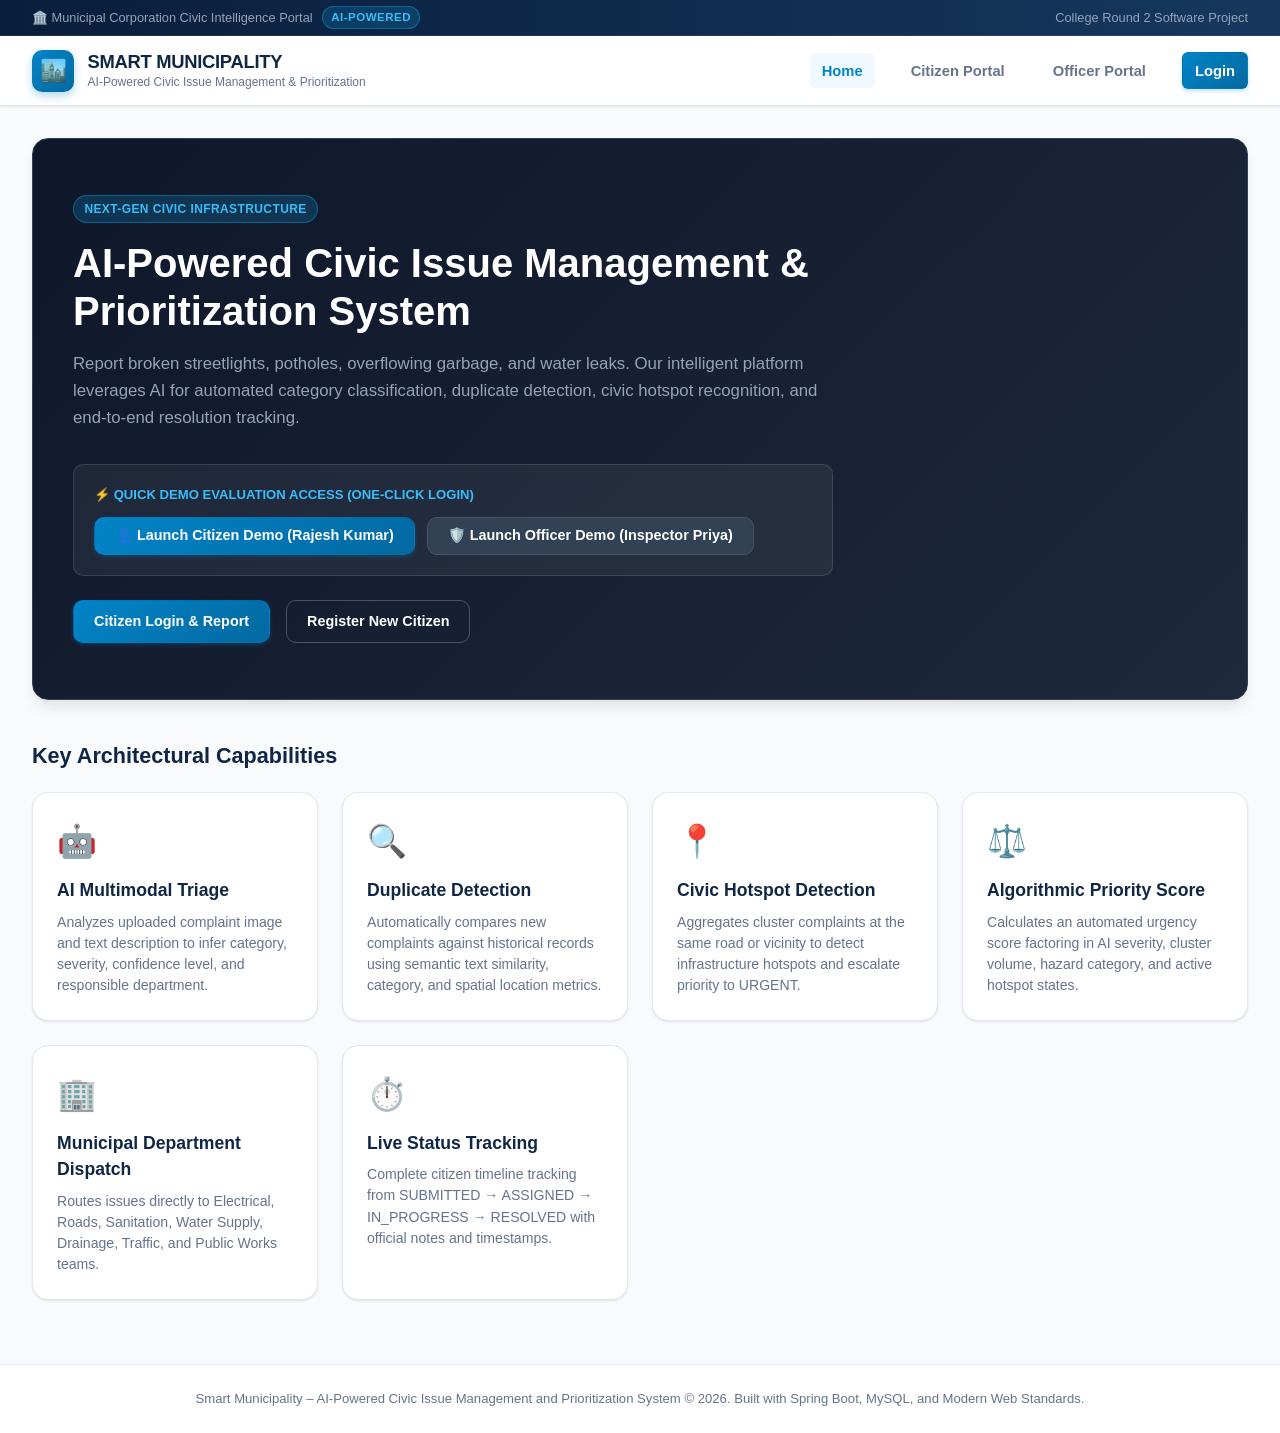
<file: frontend/index.html>
<!DOCTYPE html>
<html lang="en">
<head>
  <meta charset="UTF-8">
  <meta name="viewport" content="width=device-width, initial-scale=1.0">
  <title>Smart Municipality - AI Civic Issue Management</title>
  <link rel="stylesheet" href="css/styles.css">
</head>
<body>

  <!-- Top Strip -->
  <div class="gov-strip">
    <div style="display: flex; align-items: center; gap: 0.6rem;">
      <span>🏛️ Municipal Corporation Civic Intelligence Portal</span>
      <span class="badge-ai">AI-POWERED</span>
    </div>
    <div>
      <span>College Round 2 Software Project</span>
    </div>
  </div>

  <!-- Navbar -->
  <header class="navbar">
    <a href="index.html" class="brand-wrapper">
      <div class="brand-logo">🏙️</div>
      <div class="brand-text">
        <h1>SMART MUNICIPALITY</h1>
        <p>AI-Powered Civic Issue Management & Prioritization</p>
      </div>
    </a>
    <ul class="nav-links">
      <li><a href="index.html" class="active">Home</a></li>
      <li><a href="login.html">Citizen Portal</a></li>
      <li><a href="login.html?role=officer">Officer Portal</a></li>
      <li><a href="login.html" class="btn btn-primary btn-sm" style="color:white;">Login</a></li>
    </ul>
  </header>

  <!-- Hero Section -->
  <main class="container">
    <div style="background: linear-gradient(135deg, #0f172a 0%, #1e293b 100%); color: white; border-radius: var(--radius-lg); padding: 3.5rem 2.5rem; margin-bottom: 2.5rem; position: relative; overflow: hidden; border: 1px solid #334155; box-shadow: var(--shadow-lg);">
      <div style="max-width: 760px; position: relative; z-index: 2;">
        <span class="badge" style="background: rgba(14, 165, 233, 0.2); color: #38bdf8; border: 1px solid rgba(14, 165, 233, 0.4); margin-bottom: 1rem;">
          NEXT-GEN CIVIC INFRASTRUCTURE
        </span>
        <h1 style="font-size: 2.5rem; font-weight: 800; line-height: 1.2; margin-bottom: 1rem;">
          AI-Powered Civic Issue Management & Prioritization System
        </h1>
        <p style="font-size: 1.05rem; color: #94a3b8; margin-bottom: 2rem; line-height: 1.6;">
          Report broken streetlights, potholes, overflowing garbage, and water leaks. Our intelligent platform leverages AI for automated category classification, duplicate detection, civic hotspot recognition, and end-to-end resolution tracking.
        </p>

        <!-- One-Click Demo Action Bar -->
        <div style="background: rgba(255,255,255,0.06); padding: 1.25rem; border-radius: var(--radius-md); border: 1px solid rgba(255,255,255,0.12); margin-bottom: 1.5rem;">
          <div style="font-size: 0.82rem; color: #38bdf8; font-weight: 700; text-transform: uppercase; margin-bottom: 0.75rem;">
            ⚡ Quick Demo Evaluation Access (One-Click Login)
          </div>
          <div style="display: flex; flex-wrap: wrap; gap: 0.75rem;">
            <button class="btn btn-primary" onclick="demoLogin('citizen@municipality.gov', 'citizen123', 'citizen-dashboard.html')">
              👤 Launch Citizen Demo (Rajesh Kumar)
            </button>
            <button class="btn btn-secondary" style="background: #334155; color: white; border-color: #475569;" onclick="demoLogin('officer@municipality.gov', 'officer123', 'officer-dashboard.html')">
              🛡️ Launch Officer Demo (Inspector Priya)
            </button>
          </div>
        </div>

        <div style="display: flex; gap: 1rem; flex-wrap: wrap;">
          <a href="login.html" class="btn btn-primary">Citizen Login & Report</a>
          <a href="register.html" class="btn btn-secondary" style="color:white; background:transparent; border-color: #475569;">Register New Citizen</a>
        </div>
      </div>
    </div>

    <!-- Core Pillars Grid -->
    <div style="margin-bottom: 2rem;">
      <h2 style="font-size: 1.35rem; font-weight: 800; color: var(--primary); margin-bottom: 1.25rem;">
        Key Architectural Capabilities
      </h2>
      <div style="display: grid; grid-template-columns: repeat(auto-fit, minmax(280px, 1fr)); gap: 1.5rem;">
        
        <div class="card">
          <div style="font-size: 2rem; margin-bottom: 0.75rem;">🤖</div>
          <h3 style="font-size: 1.1rem; margin-bottom: 0.5rem; color: var(--primary);">AI Multimodal Triage</h3>
          <p style="font-size: 0.88rem; color: var(--text-muted);">
            Analyzes uploaded complaint image and text description to infer category, severity, confidence level, and responsible department.
          </p>
        </div>

        <div class="card">
          <div style="font-size: 2rem; margin-bottom: 0.75rem;">🔍</div>
          <h3 style="font-size: 1.1rem; margin-bottom: 0.5rem; color: var(--primary);">Duplicate Detection</h3>
          <p style="font-size: 0.88rem; color: var(--text-muted);">
            Automatically compares new complaints against historical records using semantic text similarity, category, and spatial location metrics.
          </p>
        </div>

        <div class="card">
          <div style="font-size: 2rem; margin-bottom: 0.75rem;">📍</div>
          <h3 style="font-size: 1.1rem; margin-bottom: 0.5rem; color: var(--primary);">Civic Hotspot Detection</h3>
          <p style="font-size: 0.88rem; color: var(--text-muted);">
            Aggregates cluster complaints at the same road or vicinity to detect infrastructure hotspots and escalate priority to URGENT.
          </p>
        </div>

        <div class="card">
          <div style="font-size: 2rem; margin-bottom: 0.75rem;">⚖️</div>
          <h3 style="font-size: 1.1rem; margin-bottom: 0.5rem; color: var(--primary);">Algorithmic Priority Score</h3>
          <p style="font-size: 0.88rem; color: var(--text-muted);">
            Calculates an automated urgency score factoring in AI severity, cluster volume, hazard category, and active hotspot states.
          </p>
        </div>

        <div class="card">
          <div style="font-size: 2rem; margin-bottom: 0.75rem;">🏢</div>
          <h3 style="font-size: 1.1rem; margin-bottom: 0.5rem; color: var(--primary);">Municipal Department Dispatch</h3>
          <p style="font-size: 0.88rem; color: var(--text-muted);">
            Routes issues directly to Electrical, Roads, Sanitation, Water Supply, Drainage, Traffic, and Public Works teams.
          </p>
        </div>

        <div class="card">
          <div style="font-size: 2rem; margin-bottom: 0.75rem;">⏱️</div>
          <h3 style="font-size: 1.1rem; margin-bottom: 0.5rem; color: var(--primary);">Live Status Tracking</h3>
          <p style="font-size: 0.88rem; color: var(--text-muted);">
            Complete citizen timeline tracking from SUBMITTED → ASSIGNED → IN_PROGRESS → RESOLVED with official notes and timestamps.
          </p>
        </div>

      </div>
    </div>
  </main>

  <footer>
    <p>Smart Municipality – AI-Powered Civic Issue Management and Prioritization System &copy; 2026. Built with Spring Boot, MySQL, and Modern Web Standards.</p>
  </footer>

  <script src="js/api.js"></script>
  <script src="js/auth.js"></script>
  <script>
    async function demoLogin(email, password, redirectUrl) {
      try {
        const res = await api.login(email, password);
        auth.setUser(res);
        showToast(`Logged in as ${res.name}`, 'success');
        setTimeout(() => {
          window.location.href = redirectUrl;
        }, 500);
      } catch (err) {
        showToast(err.message, 'error');
      }
    }
  </script>
</body>
</html>
</file>
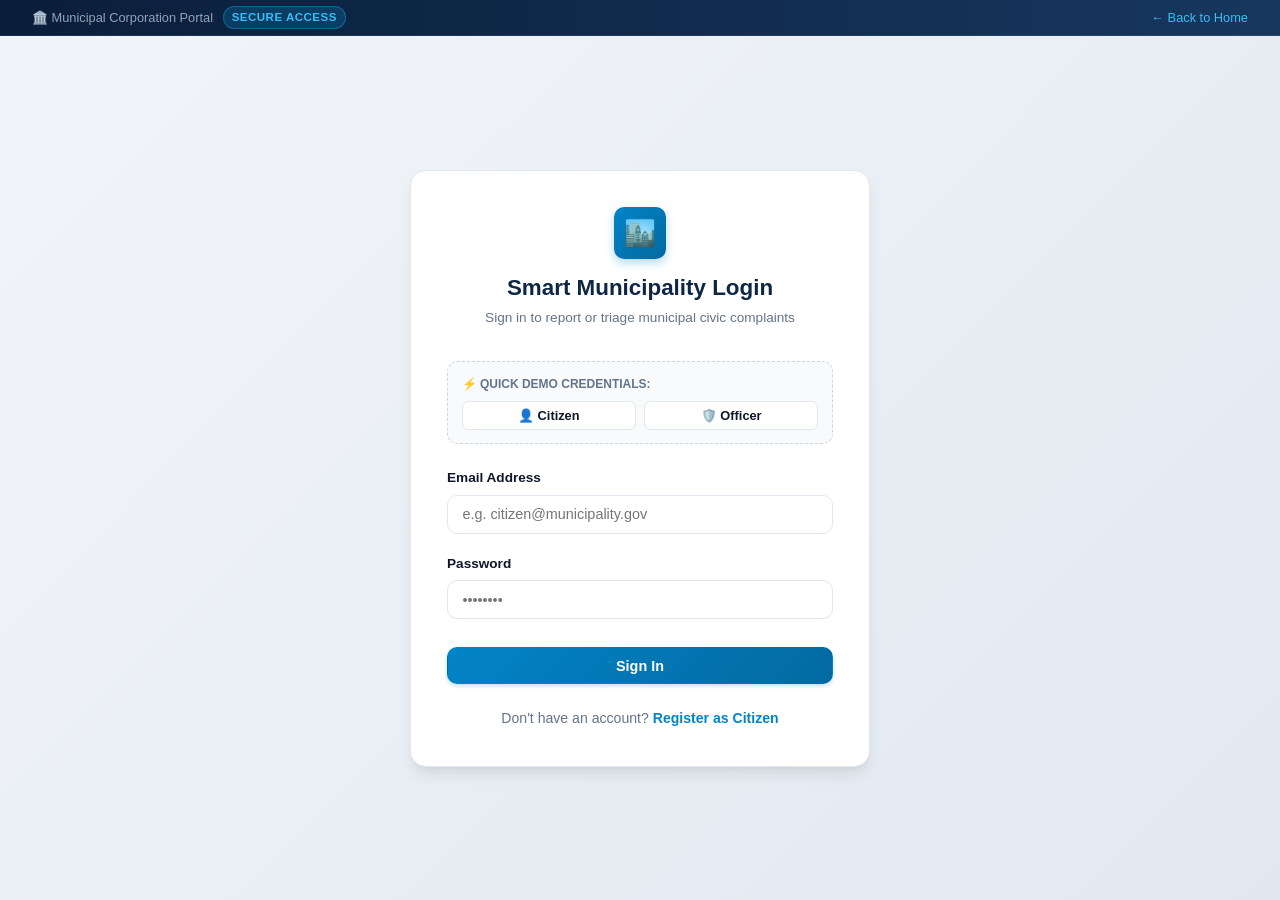
<file: frontend/citizen-dashboard.html>
<!DOCTYPE html>
<html lang="en">
<head>
  <meta charset="UTF-8">
  <meta name="viewport" content="width=device-width, initial-scale=1.0">
  <title>Citizen Dashboard - Smart Municipality</title>
  <link rel="stylesheet" href="css/styles.css">
</head>
<body>

  <!-- Top Strip -->
  <div class="gov-strip">
    <div style="display: flex; align-items: center; gap: 0.6rem;">
      <span>🏛️ Citizen Services Portal</span>
      <span class="badge-ai">LIVE CIVIC AI</span>
    </div>
    <div style="display: flex; gap: 1rem; align-items: center;">
      <span id="welcome-user-text">Signed in as Citizen</span>
      <button class="btn btn-sm btn-secondary" onclick="auth.logout()" style="padding: 2px 8px; font-size: 0.75rem;">Logout</button>
    </div>
  </div>

  <!-- Navbar -->
  <header class="navbar">
    <a href="citizen-dashboard.html" class="brand-wrapper">
      <div class="brand-logo">🏙️</div>
      <div class="brand-text">
        <h1>SMART MUNICIPALITY</h1>
        <p>Citizen Civic Dashboard</p>
      </div>
    </a>
    <ul class="nav-links">
      <li><a href="citizen-dashboard.html" class="active">📊 Dashboard</a></li>
      <li><a href="report.html">➕ Report Issue</a></li>
      <li><a href="my-complaints.html">📋 My Complaints</a></li>
      <li><a href="javascript:void(0)" onclick="auth.logout()">🚪 Logout</a></li>
    </ul>
    <div class="nav-user">
      <div class="user-badge" id="nav-user-badge">
        <div class="user-avatar" id="nav-user-avatar">C</div>
        <span id="nav-user-name">Citizen</span>
      </div>
    </div>
  </header>

  <!-- Main Content -->
  <main class="container">
    
    <!-- Welcome Header & Action Banner -->
    <div style="background: linear-gradient(135deg, #0284c7 0%, #0369a1 100%); color: white; border-radius: var(--radius-lg); padding: 2rem 2.25rem; margin-bottom: 2rem; display: flex; justify-content: space-between; align-items: center; flex-wrap: wrap; gap: 1.5rem; box-shadow: var(--shadow-md);">
      <div>
        <h2 id="hero-welcome-name" style="font-size: 1.65rem; font-weight: 800; line-height: 1.2;">
          Welcome back!
        </h2>
        <p style="font-size: 0.95rem; opacity: 0.9; margin-top: 0.4rem;">
          Report municipal issues in your neighborhood. AI will instantly classify and dispatch your complaint.
        </p>
      </div>
      <div>
        <a href="report.html" class="btn btn-secondary" style="background: white; color: #0369a1; font-weight: 700; font-size: 0.95rem; box-shadow: var(--shadow-sm);">
          ➕ Report New Civic Issue
        </a>
      </div>
    </div>

    <!-- Statistics Cards -->
    <div class="stats-grid">
      <div class="stat-card total">
        <div class="stat-title">My Total Complaints</div>
        <div class="stat-value" id="stat-total">0</div>
        <div class="stat-desc">Filed across all categories</div>
      </div>
      <div class="stat-card pending">
        <div class="stat-title">Pending Review</div>
        <div class="stat-value" id="stat-pending">0</div>
        <div class="stat-desc">Awaiting department dispatch</div>
      </div>
      <div class="stat-card in-progress">
        <div class="stat-title">In Progress</div>
        <div class="stat-value" id="stat-progress">0</div>
        <div class="stat-desc">Field engineers dispatched</div>
      </div>
      <div class="stat-card resolved">
        <div class="stat-title">Resolved Issues</div>
        <div class="stat-value" id="stat-resolved">0</div>
        <div class="stat-desc">Completed and verified</div>
      </div>
    </div>

    <!-- Recent Complaints Table / Card -->
    <div class="card">
      <div class="card-header">
        <div class="card-title">
          <span>🕒 Recent Complaints Submitted by You</span>
        </div>
        <a href="my-complaints.html" class="btn btn-secondary btn-sm">View All Complaints →</a>
      </div>

      <div id="loading-state" style="text-align: center; padding: 2.5rem; color: var(--text-muted);">
        Loading complaints data...
      </div>

      <div id="empty-state" style="display: none; text-align: center; padding: 3rem 1rem;">
        <div style="font-size: 2.5rem; margin-bottom: 0.75rem;">📋</div>
        <h3 style="font-size: 1.15rem; color: var(--primary);">No Complaints Filed Yet</h3>
        <p style="font-size: 0.88rem; color: var(--text-muted); margin-bottom: 1.25rem;">
          Notice a streetlight out, pothole, or water leak? Submit your first issue.
        </p>
        <a href="report.html" class="btn btn-primary">Report an Issue Now</a>
      </div>

      <div class="table-responsive" id="table-container" style="display: none;">
        <table class="table">
          <thead>
            <tr>
              <th>ID</th>
              <th>Category</th>
              <th>Location</th>
              <th>AI Severity</th>
              <th>Assigned Department</th>
              <th>Status</th>
              <th>Submitted Date</th>
              <th>Action</th>
            </tr>
          </thead>
          <tbody id="recent-complaints-tbody">
            <!-- Dynamically Populated -->
          </tbody>
        </table>
      </div>
    </div>

  </main>

  <footer>
    <p>Smart Municipality – AI-Powered Civic Issue Management and Prioritization System &copy; 2026</p>
  </footer>

  <script src="js/api.js"></script>
  <script src="js/auth.js"></script>
  <script>
    document.addEventListener('DOMContentLoaded', async () => {
      const user = auth.requireRole('CITIZEN');
      if (!user) return;

      document.getElementById('hero-welcome-name').textContent = `Welcome back, ${user.name}!`;
      document.getElementById('welcome-user-text').textContent = `Citizen: ${user.name}`;

      try {
        const complaints = await api.getUserComplaints(user.id);
        renderDashboard(complaints);
      } catch (err) {
        showToast('Error loading dashboard: ' + err.message, 'error');
        document.getElementById('loading-state').textContent = 'Failed to load records.';
      }
    });

    function renderDashboard(complaints) {
      document.getElementById('loading-state').style.display = 'none';

      // Counts
      const total = complaints.length;
      const pending = complaints.filter(c => c.status === 'SUBMITTED' || c.status === 'ASSIGNED').length;
      const progress = complaints.filter(c => c.status === 'IN_PROGRESS').length;
      const resolved = complaints.filter(c => c.status === 'RESOLVED').length;

      document.getElementById('stat-total').textContent = total;
      document.getElementById('stat-pending').textContent = pending;
      document.getElementById('stat-progress').textContent = progress;
      document.getElementById('stat-resolved').textContent = resolved;

      if (total === 0) {
        document.getElementById('empty-state').style.display = 'block';
        return;
      }

      document.getElementById('table-container').style.display = 'block';
      const tbody = document.getElementById('recent-complaints-tbody');
      tbody.innerHTML = '';

      const recents = complaints.slice(0, 6);
      recents.forEach(c => {
        const tr = document.createElement('tr');

        const sevClass = 'badge-' + (c.severity ? c.severity.toLowerCase() : 'medium');
        const statClass = 'badge-' + (c.status ? c.status.toLowerCase() : 'submitted');

        const dateStr = c.createdAt ? new Date(c.createdAt).toLocaleDateString() : 'Recent';

        tr.innerHTML = `
          <td><strong>#${c.id}</strong></td>
          <td>
            <div style="font-weight: 700; color: var(--primary);">${c.category || 'General'}</div>
            ${c.isHotspot ? '<span class="badge badge-hotspot" style="font-size:0.65rem; padding:1px 5px;">🔥 HOTSPOT</span>' : ''}
          </td>
          <td>${c.location}</td>
          <td><span class="badge ${sevClass}">${c.severity || 'MEDIUM'}</span></td>
          <td>${c.departmentName || '<span style="color:#94a3b8">Pending Triage</span>'}</td>
          <td><span class="badge ${statClass}">${c.status.replace('_', ' ')}</span></td>
          <td>${dateStr}</td>
          <td>
            <a href="complaint-details.html?id=${c.id}" class="btn btn-secondary btn-sm">
              Track Status →
            </a>
          </td>
        `;
        tbody.appendChild(tr);
      });
    }
  </script>
</body>
</html>
</file>
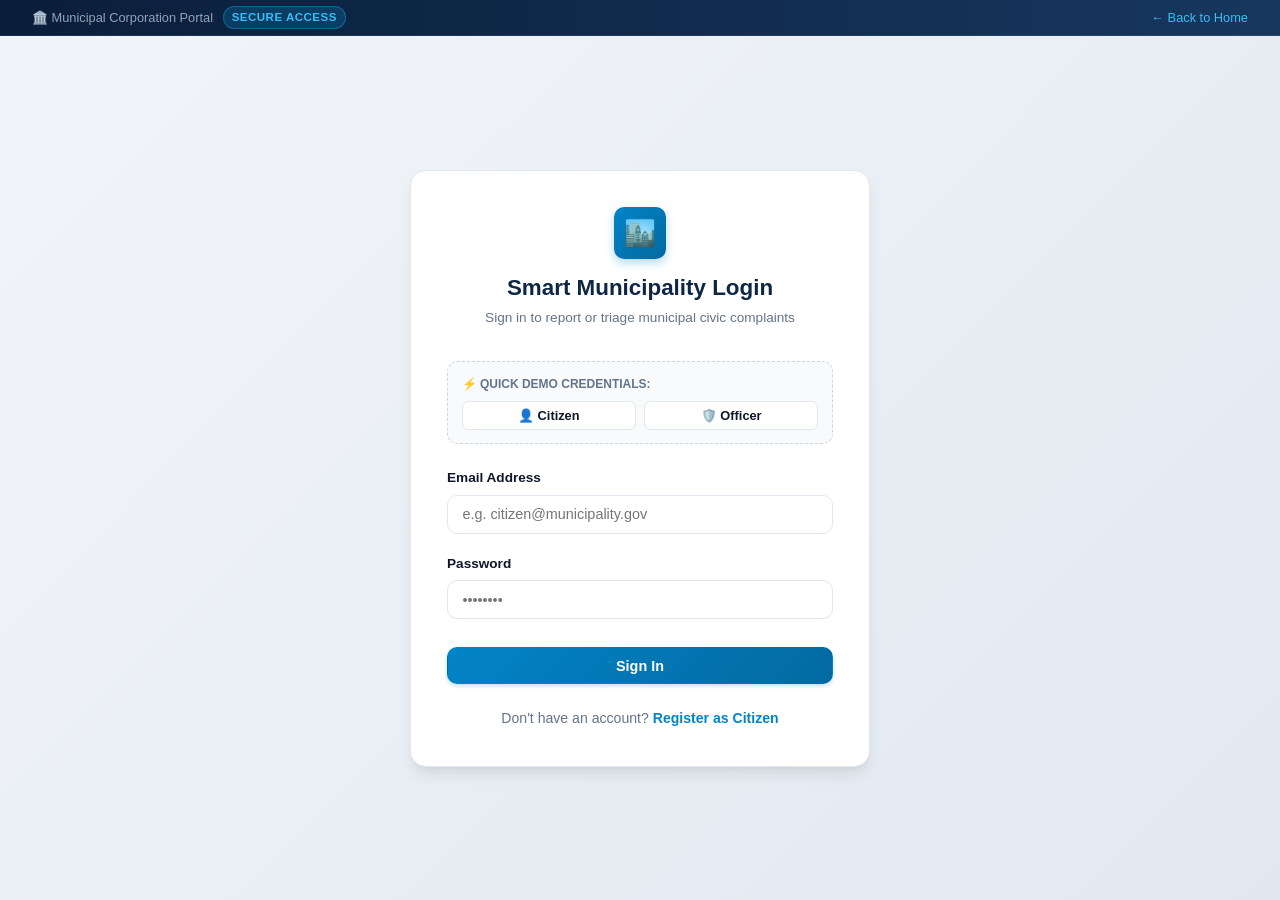
<file: frontend/complaints.html>
<!DOCTYPE html>
<html lang="en">
<head>
  <meta charset="UTF-8">
  <meta name="viewport" content="width=device-width, initial-scale=1.0">
  <title>My Complaints - Smart Municipality</title>
  <link rel="stylesheet" href="css/styles.css">
</head>
<body>

  <!-- Top Strip -->
  <div class="gov-strip">
    <div style="display: flex; align-items: center; gap: 0.6rem;">
      <span>🏛️ Citizen Services Portal</span>
      <span class="badge-ai">LIVE TRACKING</span>
    </div>
    <a href="citizen-dashboard.html">← Back to Dashboard</a>
  </div>

  <!-- Navbar -->
  <header class="navbar">
    <a href="citizen-dashboard.html" class="brand-wrapper">
      <div class="brand-logo">🏙️</div>
      <div class="brand-text">
        <h1>SMART MUNICIPALITY</h1>
        <p>My Civic Submissions</p>
      </div>
    </a>
    <ul class="nav-links">
      <li><a href="citizen-dashboard.html">📊 Dashboard</a></li>
      <li><a href="report.html">➕ Report Issue</a></li>
      <li><a href="my-complaints.html" class="active">📋 My Complaints</a></li>
      <li><a href="javascript:void(0)" onclick="auth.logout()">🚪 Logout</a></li>
    </ul>
    <div class="nav-user">
      <div class="user-badge" id="nav-user-badge">
        <div class="user-avatar" id="nav-user-avatar">C</div>
        <span id="nav-user-name">Citizen</span>
      </div>
    </div>
  </header>

  <!-- Main Container -->
  <main class="container">
    <div class="card">
      <div class="card-header">
        <div class="card-title">
          <span>📋 All Complaints Lodged by You</span>
        </div>
        <a href="report.html" class="btn btn-primary btn-sm">➕ Report New Issue</a>
      </div>

      <div id="loading-state" style="text-align: center; padding: 2.5rem; color: var(--text-muted);">
        Loading your complaints...
      </div>

      <div id="empty-state" style="display: none; text-align: center; padding: 3rem 1rem;">
        <div style="font-size: 2.5rem; margin-bottom: 0.75rem;">📭</div>
        <h3 style="font-size: 1.15rem; color: var(--primary);">No Complaints Recorded</h3>
        <p style="font-size: 0.88rem; color: var(--text-muted); margin-bottom: 1.25rem;">
          You haven't lodged any civic issues yet.
        </p>
        <a href="report.html" class="btn btn-primary">Report an Issue Now</a>
      </div>

      <div class="table-responsive" id="table-container" style="display: none;">
        <table class="table">
          <thead>
            <tr>
              <th>ID</th>
              <th>Category</th>
              <th>Location</th>
              <th>AI Severity</th>
              <th>Priority</th>
              <th>Department</th>
              <th>Status</th>
              <th>Date</th>
              <th>Action</th>
            </tr>
          </thead>
          <tbody id="complaints-tbody">
            <!-- Populated via JS -->
          </tbody>
        </table>
      </div>
    </div>
  </main>

  <footer>
    <p>Smart Municipality – AI-Powered Civic Issue Management and Prioritization System &copy; 2026</p>
  </footer>

  <script src="js/api.js"></script>
  <script src="js/auth.js"></script>
  <script>
    document.addEventListener('DOMContentLoaded', async () => {
      const user = auth.requireRole('CITIZEN');
      if (!user) return;

      try {
        const complaints = await api.getUserComplaints(user.id);
        document.getElementById('loading-state').style.display = 'none';

        if (!complaints || complaints.length === 0) {
          document.getElementById('empty-state').style.display = 'block';
          return;
        }

        document.getElementById('table-container').style.display = 'block';
        const tbody = document.getElementById('complaints-tbody');
        tbody.innerHTML = '';

        complaints.forEach(c => {
          const tr = document.createElement('tr');
          const sevClass = 'badge-' + (c.severity ? c.severity.toLowerCase() : 'medium');
          const statClass = 'badge-' + (c.status ? c.status.toLowerCase() : 'submitted');
          const dateStr = c.createdAt ? new Date(c.createdAt).toLocaleDateString() : 'N/A';

          tr.innerHTML = `
            <td><strong>#${c.id}</strong></td>
            <td>
              <div style="font-weight: 700; color: var(--primary);">${c.category}</div>
              ${c.isHotspot ? '<span class="badge badge-hotspot" style="font-size:0.65rem; padding:1px 5px;">🔥 HOTSPOT</span>' : ''}
            </td>
            <td>${c.location}</td>
            <td><span class="badge ${sevClass}">${c.severity}</span></td>
            <td><span class="badge badge-priority" style="background:#f1f5f9; color:#1e293b; font-weight:700;">${c.priority || 'MEDIUM'}</span></td>
            <td>${c.departmentName || '<span style="color:#94a3b8">Pending Triage</span>'}</td>
            <td><span class="badge ${statClass}">${c.status.replace('_', ' ')}</span></td>
            <td>${dateStr}</td>
            <td>
              <a href="complaint-details.html?id=${c.id}" class="btn btn-secondary btn-sm">
                View Timeline →
              </a>
            </td>
          `;
          tbody.appendChild(tr);
        });
      } catch (err) {
        showToast(err.message, 'error');
        document.getElementById('loading-state').textContent = 'Failed to load records.';
      }
    });
  </script>
</body>
</html>
</file>
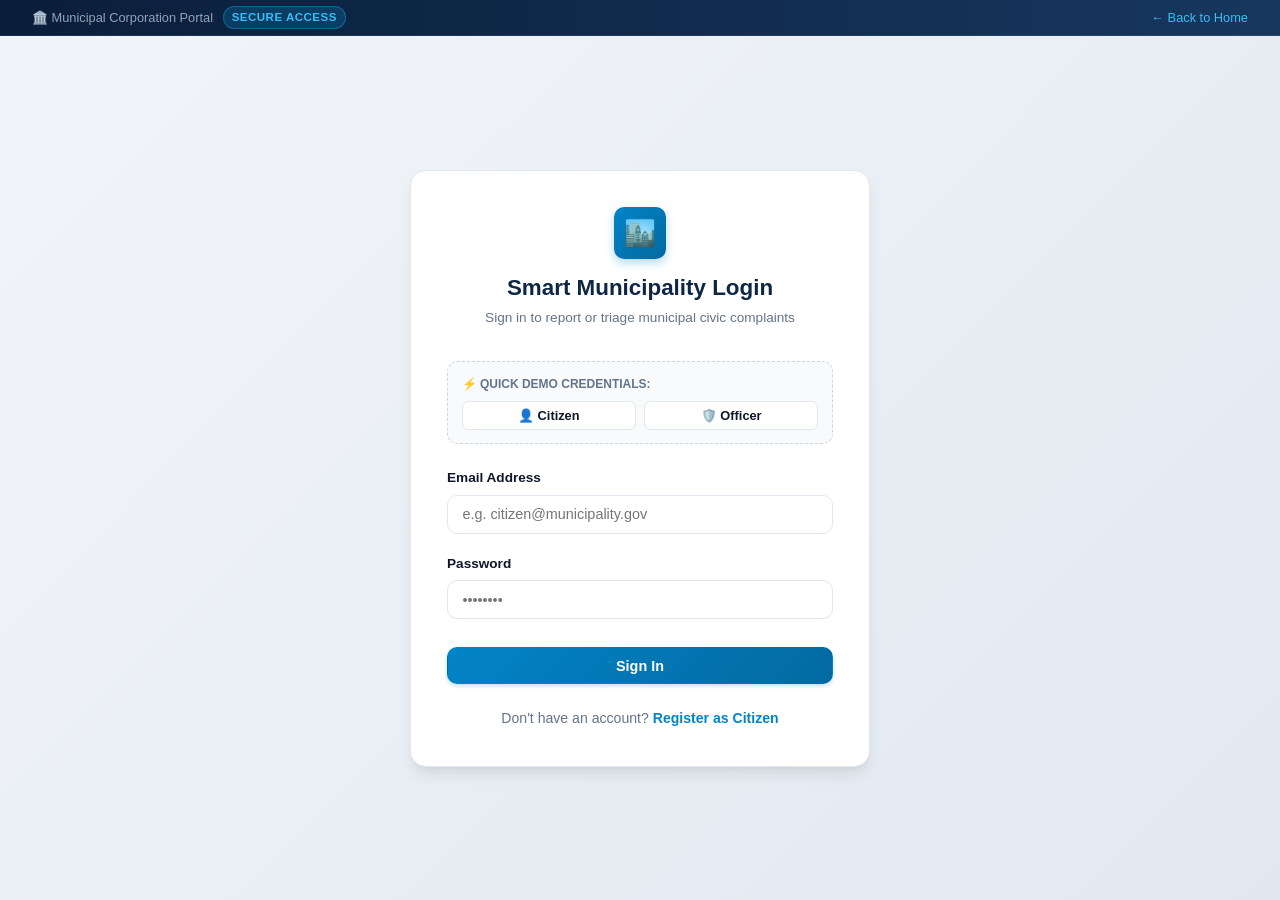
<file: frontend/hotspots.html>
<!DOCTYPE html>
<html lang="en">
<head>
  <meta charset="UTF-8">
  <meta name="viewport" content="width=device-width, initial-scale=1.0">
  <title>Civic Hotspots Intelligence - Smart Municipality</title>
  <link rel="stylesheet" href="css/styles.css">
</head>
<body>

  <!-- Top Strip -->
  <div class="gov-strip">
    <div style="display: flex; align-items: center; gap: 0.6rem;">
      <span>🛡️ Municipal Officer Command Center</span>
      <span class="badge-ai" style="background: rgba(239, 68, 68, 0.2); color: #f87171; border-color: rgba(239, 68, 68, 0.4);">
        GEOSPATIAL HOTSPOTS
      </span>
    </div>
    <a href="officer-dashboard.html">← Back to Officer Dashboard</a>
  </div>

  <!-- Navbar -->
  <header class="navbar">
    <a href="officer-dashboard.html" class="brand-wrapper">
      <div class="brand-logo" style="background: linear-gradient(135deg, #0f172a 0%, #1e293b 100%);">🏛️</div>
      <div class="brand-text">
        <h1>SMART MUNICIPALITY</h1>
        <p>Civic Hotspot Intelligence & Clustering</p>
      </div>
    </a>
    <ul class="nav-links">
      <li><a href="officer-dashboard.html">📊 Dashboard</a></li>
      <li><a href="hotspots.html" class="active">🔥 Civic Hotspots</a></li>
      <li><a href="javascript:void(0)" onclick="auth.logout()">🚪 Logout</a></li>
    </ul>
    <div class="nav-user">
      <div class="user-badge" id="nav-user-badge">
        <div class="user-avatar" id="nav-user-avatar" style="background:#0f172a;">O</div>
        <span id="nav-user-name">Officer</span>
      </div>
    </div>
  </header>

  <!-- Main Container -->
  <main class="container">
    
    <!-- Header Banner -->
    <div style="background: linear-gradient(135deg, #450a0a 0%, #7f1d1d 100%); color: white; border-radius: var(--radius-lg); padding: 2rem 2.25rem; margin-bottom: 2rem; box-shadow: var(--shadow-md);">
      <div style="display: flex; justify-content: space-between; align-items: center; flex-wrap: wrap; gap: 1rem;">
        <div>
          <span class="badge" style="background: rgba(255, 255, 255, 0.2); color: white; margin-bottom: 0.5rem;">
            ALGORITHMIC CLUSTER DETECTION
          </span>
          <h2 style="font-size: 1.65rem; font-weight: 800;">
            Civic Infrastructure Hotspots
          </h2>
          <p style="font-size: 0.95rem; opacity: 0.9; margin-top: 0.35rem; max-width: 700px;">
            Identifies repetitive civic failures concentrated at specific roadways and intersections. Automatically escalates priority to prevent major hazards.
          </p>
        </div>
        <div>
          <span style="font-size: 2.5rem;">🚨</span>
        </div>
      </div>
    </div>

    <!-- VISUAL HOTSPOT RADAR / LOCATION PANEL (Requirement 7) -->
    <div style="margin-bottom: 2rem;">
      <h3 style="font-size: 1.2rem; font-weight: 800; color: var(--primary); margin-bottom: 1rem; display: flex; align-items: center; gap: 0.5rem;">
        <span>📍 Visual Location Hotspot Radar Panel</span>
      </h3>
      <div id="hotspot-cards-grid" style="display: grid; grid-template-columns: repeat(auto-fit, minmax(320px, 1fr)); gap: 1.5rem;">
        <!-- Populated via JS -->
      </div>
    </div>

    <!-- HOTSPOTS DETAILED TABLE -->
    <div class="card">
      <div class="card-header">
        <div class="card-title">
          <span>📋 All Monitored Civic Hotspots</span>
        </div>
        <button class="btn btn-secondary btn-sm" onclick="loadHotspotsData()">🔄 Refresh</button>
      </div>

      <div class="table-responsive">
        <table class="table">
          <thead>
            <tr>
              <th>Hotspot ID</th>
              <th>Location</th>
              <th>Civic Issue Category</th>
              <th>Report Volume</th>
              <th>Severity</th>
              <th>Escalated Priority</th>
              <th>Responsible Department</th>
              <th>Status</th>
              <th>Action</th>
            </tr>
          </thead>
          <tbody id="hotspots-tbody">
            <!-- Populated via JS -->
          </tbody>
        </table>
      </div>
    </div>

  </main>

  <footer>
    <p>Smart Municipality – AI-Powered Civic Issue Management and Prioritization System &copy; 2026</p>
  </footer>

  <script src="js/api.js"></script>
  <script src="js/auth.js"></script>
  <script>
    document.addEventListener('DOMContentLoaded', async () => {
      const user = auth.requireRole('MUNICIPAL_OFFICER');
      if (!user) return;
      await loadHotspotsData();
    });

    async function loadHotspotsData() {
      try {
        const hotspots = await api.getHotspots();
        renderHotspots(hotspots);
      } catch (e) {
        showToast('Failed to load hotspots: ' + e.message, 'error');
      }
    }

    function renderHotspots(hotspots) {
      const grid = document.getElementById('hotspot-cards-grid');
      const tbody = document.getElementById('hotspots-tbody');

      grid.innerHTML = '';
      tbody.innerHTML = '';

      if (!hotspots || hotspots.length === 0) {
        grid.innerHTML = `<div class="card" style="grid-column: 1/-1; text-align:center; padding:2.5rem; color:#64748b;">No active civic hotspots currently detected. Minimum cluster threshold is 3 complaints.</div>`;
        tbody.innerHTML = `<tr><td colspan="9" style="text-align:center; padding:2rem; color:#64748b;">No hotspots registered.</td></tr>`;
        return;
      }

      hotspots.forEach(h => {
        // 1. Radar Card
        const card = document.createElement('div');
        card.className = 'card';
        card.style.borderLeft = '5px solid #ef4444';
        card.style.position = 'relative';

        card.innerHTML = `
          <div style="display: flex; justify-content: space-between; align-items: flex-start; margin-bottom: 0.75rem;">
            <div>
              <span class="badge badge-hotspot" style="font-size: 0.72rem; margin-bottom: 0.4rem;">
                🔥 ACTIVE HOTSPOT
              </span>
              <h4 style="font-size: 1.25rem; font-weight: 800; color: var(--primary);">${h.location}</h4>
            </div>
            <div style="background: #fee2e2; color: #991b1b; font-weight: 800; border-radius: 8px; padding: 6px 12px; font-size: 1.1rem; text-align: center;">
              ${h.reportCount}
              <div style="font-size: 0.65rem; text-transform: uppercase;">Reports</div>
            </div>
          </div>

          <div style="font-size: 0.88rem; color: var(--text-muted); margin-bottom: 1rem;">
            Issue: <strong style="color: var(--primary);">${h.category}</strong>
          </div>

          <div style="display: grid; grid-template-columns: 1fr 1fr; gap: 0.5rem; background: #f8fafc; padding: 0.75rem; border-radius: 6px; font-size: 0.82rem; margin-bottom: 1rem;">
            <div>
              <div style="color: #64748b; font-size: 0.7rem; text-transform: uppercase;">Severity</div>
              <strong style="color: #dc2626;">${h.severity}</strong>
            </div>
            <div>
              <div style="color: #64748b; font-size: 0.7rem; text-transform: uppercase;">Priority</div>
              <strong style="color: #b91c1c;">${h.priority}</strong>
            </div>
            <div style="grid-column: 1/-1;">
              <div style="color: #64748b; font-size: 0.7rem; text-transform: uppercase;">Responsible Department</div>
              <strong style="color: #0369a1;">${h.responsibleDepartment || 'Electrical Department'}</strong>
            </div>
          </div>

          <a href="officer-dashboard.html?location=${encodeURIComponent(h.location)}" class="btn btn-secondary btn-sm" style="width: 100%;">
            🔍 Filter Complaints on ${h.location} →
          </a>
        `;
        grid.appendChild(card);

        // 2. Table Row
        const tr = document.createElement('tr');
        tr.innerHTML = `
          <td><strong>#H-${h.id}</strong></td>
          <td><strong>${h.location}</strong></td>
          <td>${h.category}</td>
          <td><span class="badge" style="background:#fee2e2; color:#991b1b; font-weight:800;">${h.reportCount} Reports</span></td>
          <td><span class="badge badge-high">${h.severity}</span></td>
          <td><span class="badge" style="background:#fee2e2; color:#991b1b; font-weight:800; border:1px solid #f87171;">${h.priority}</span></td>
          <td><strong>${h.responsibleDepartment || 'Electrical'}</strong></td>
          <td><span class="badge badge-resolved">${h.status}</span></td>
          <td>
            <a href="officer-dashboard.html" class="btn btn-primary btn-sm">
              Review in Triage
            </a>
          </td>
        `;
        tbody.appendChild(tr);
      });
    }
  </script>
</body>
</html>
</file>
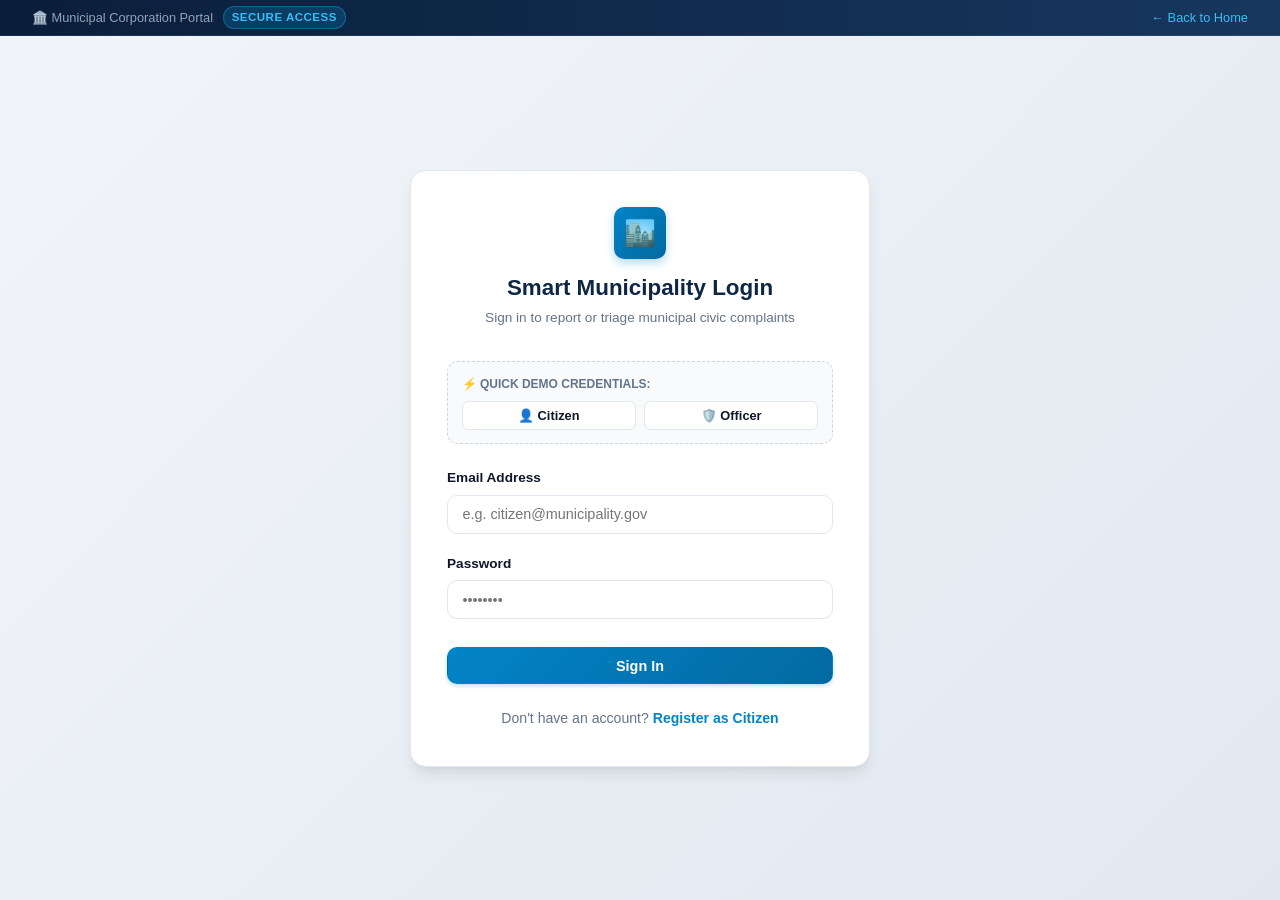
<file: frontend/login.html>
<!DOCTYPE html>
<html lang="en">
<head>
  <meta charset="UTF-8">
  <meta name="viewport" content="width=device-width, initial-scale=1.0">
  <title>Login - Smart Municipality Portal</title>
  <link rel="stylesheet" href="css/styles.css">
</head>
<body style="background: linear-gradient(135deg, #f1f5f9 0%, #e2e8f0 100%); min-height: 100vh; display: flex; flex-direction: column;">

  <div class="gov-strip">
    <div style="display: flex; align-items: center; gap: 0.6rem;">
      <span>🏛️ Municipal Corporation Portal</span>
      <span class="badge-ai">SECURE ACCESS</span>
    </div>
    <a href="index.html">← Back to Home</a>
  </div>

  <main style="flex: 1; display: flex; align-items: center; justify-content: center; padding: 2rem 1rem;">
    <div class="card" style="max-width: 460px; width: 100%; box-shadow: var(--shadow-lg); padding: 2.25rem;">
      <div style="text-align: center; margin-bottom: 2rem;">
        <div class="brand-logo" style="margin: 0 auto 0.75rem; width: 52px; height: 52px; font-size: 1.6rem;">🏙️</div>
        <h2 style="font-size: 1.4rem; font-weight: 800; color: var(--primary);">Smart Municipality Login</h2>
        <p style="font-size: 0.85rem; color: var(--text-muted); margin-top: 0.25rem;">
          Sign in to report or triage municipal civic complaints
        </p>
      </div>

      <!-- Quick Demo Credentials Box -->
      <div style="background: #f8fafc; border: 1px dashed #cbd5e1; border-radius: var(--radius-md); padding: 0.85rem; margin-bottom: 1.5rem;">
        <div style="font-size: 0.75rem; font-weight: 700; color: var(--text-muted); text-transform: uppercase; margin-bottom: 0.5rem;">
          ⚡ Quick Demo Credentials:
        </div>
        <div style="display: flex; gap: 0.5rem;">
          <button type="button" class="btn btn-secondary btn-sm" style="flex: 1;" onclick="fillCredentials('citizen@municipality.gov', 'citizen123')">
            👤 Citizen
          </button>
          <button type="button" class="btn btn-secondary btn-sm" style="flex: 1;" onclick="fillCredentials('officer@municipality.gov', 'officer123')">
            🛡️ Officer
          </button>
        </div>
      </div>

      <form id="loginForm">
        <div class="form-group">
          <label class="form-label" for="email">Email Address</label>
          <input type="email" id="email" class="form-control" placeholder="e.g. citizen@municipality.gov" required>
        </div>

        <div class="form-group">
          <label class="form-label" for="password">Password</label>
          <input type="password" id="password" class="form-control" placeholder="••••••••" required>
        </div>

        <button type="submit" id="submitBtn" class="btn btn-primary" style="width: 100%; margin-top: 0.5rem;">
          Sign In
        </button>
      </form>

      <div style="text-align: center; margin-top: 1.5rem; font-size: 0.88rem; color: var(--text-muted);">
        Don't have an account? <a href="register.html" style="color: var(--primary-accent); font-weight: 600; text-decoration: none;">Register as Citizen</a>
      </div>
    </div>
  </main>

  <script src="js/api.js"></script>
  <script src="js/auth.js"></script>
  <script>
    function fillCredentials(email, pass) {
      document.getElementById('email').value = email;
      document.getElementById('password').value = pass;
    }

    // Check query params if officer requested
    const urlParams = new URLSearchParams(window.location.search);
    if (urlParams.get('role') === 'officer') {
      fillCredentials('officer@municipality.gov', 'officer123');
    }

    document.getElementById('loginForm').addEventListener('submit', async (e) => {
      e.preventDefault();
      const btn = document.getElementById('submitBtn');
      const email = document.getElementById('email').value.trim();
      const password = document.getElementById('password').value;

      btn.disabled = true;
      btn.textContent = 'Authenticating...';

      try {
        const user = await api.login(email, password);
        auth.setUser(user);
        showToast(`Welcome back, ${user.name}!`, 'success');

        setTimeout(() => {
          if (user.role === 'MUNICIPAL_OFFICER') {
            window.location.href = 'officer-dashboard.html';
          } else {
            window.location.href = 'citizen-dashboard.html';
          }
        }, 600);
      } catch (err) {
        showToast(err.message, 'error');
        btn.disabled = false;
        btn.textContent = 'Sign In';
      }
    });
  </script>
</body>
</html>
</file>
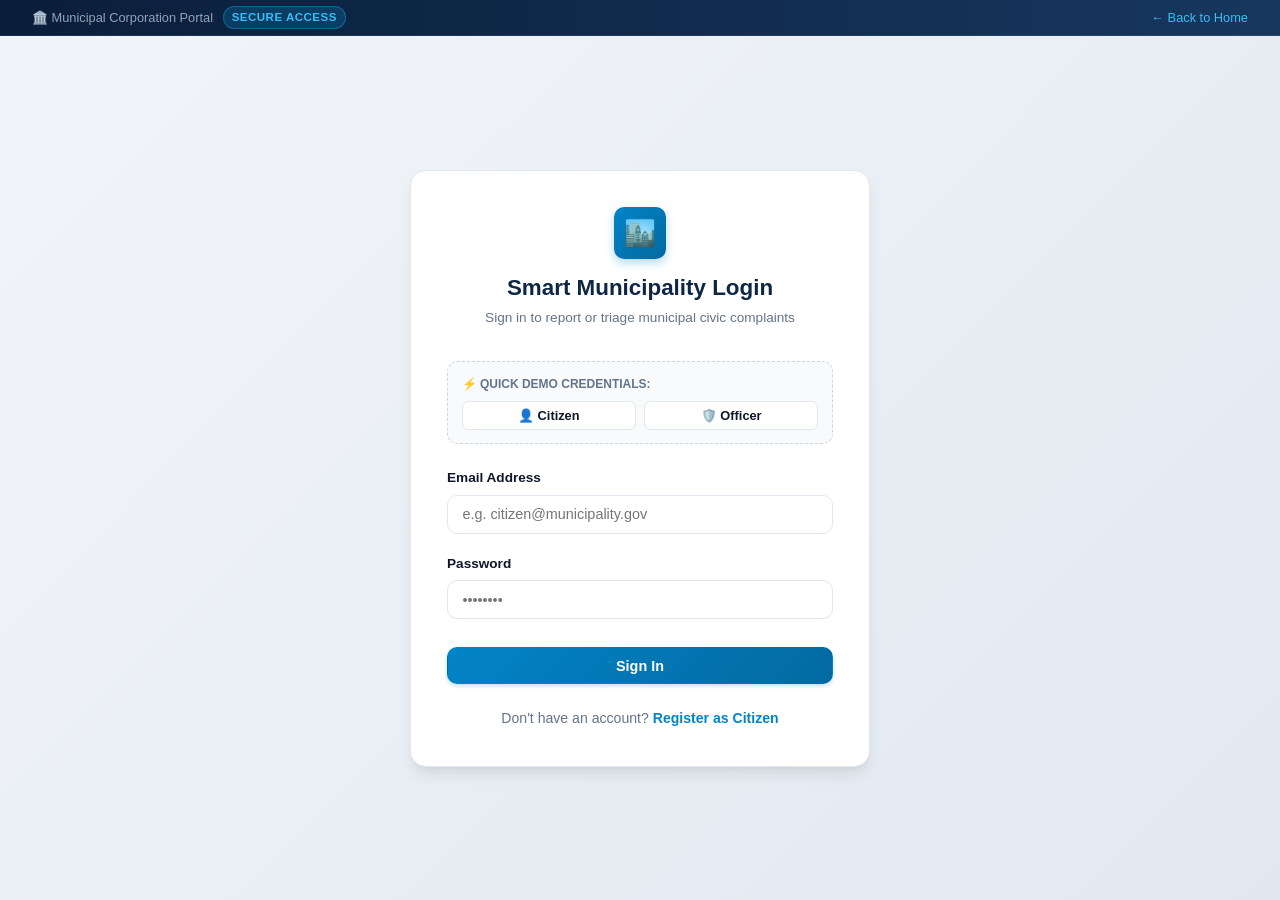
<file: frontend/officer-dashboard.html>
<!DOCTYPE html>
<html lang="en">
<head>
  <meta charset="UTF-8">
  <meta name="viewport" content="width=device-width, initial-scale=1.0">
  <title>Municipality Officer Dashboard - Smart Municipality</title>
  <link rel="stylesheet" href="css/styles.css">
</head>
<body>

  <!-- Top Strip -->
  <div class="gov-strip">
    <div style="display: flex; align-items: center; gap: 0.6rem;">
      <span>🛡️ Municipal Officer Command Center</span>
      <span class="badge-ai" style="background: rgba(239, 68, 68, 0.2); color: #f87171; border-color: rgba(239, 68, 68, 0.4);">
        OFFICER ROLE
      </span>
    </div>
    <div style="display: flex; gap: 1rem; align-items: center;">
      <span id="officer-name-header">Officer: Inspector Priya Sharma</span>
      <button class="btn btn-sm btn-secondary" onclick="auth.logout()" style="padding: 2px 8px; font-size: 0.75rem;">Logout</button>
    </div>
  </div>

  <!-- Navbar -->
  <header class="navbar">
    <a href="officer-dashboard.html" class="brand-wrapper">
      <div class="brand-logo" style="background: linear-gradient(135deg, #0f172a 0%, #1e293b 100%);">🏛️</div>
      <div class="brand-text">
        <h1>SMART MUNICIPALITY</h1>
        <p>Civic Operations & Dispatch</p>
      </div>
    </a>
    <ul class="nav-links">
      <li><a href="officer-dashboard.html" class="active">📊 Dashboard</a></li>
      <li><a href="hotspots.html">🔥 Civic Hotspots</a></li>
      <li><a href="javascript:void(0)" onclick="auth.logout()">🚪 Logout</a></li>
    </ul>
    <div class="nav-user">
      <div class="user-badge" id="nav-user-badge">
        <div class="user-avatar" id="nav-user-avatar" style="background:#0f172a;">O</div>
        <span id="nav-user-name">Officer</span>
      </div>
    </div>
  </header>

  <!-- Main Container -->
  <main class="container">
    
    <!-- DASHBOARD STATISTICS (Requirement 9) -->
    <div class="stats-grid">
      <div class="stat-card total">
        <div class="stat-title">Total Complaints</div>
        <div class="stat-value" id="stat-total">0</div>
        <div class="stat-desc">All historical records</div>
      </div>
      <div class="stat-card pending">
        <div class="stat-title">Pending</div>
        <div class="stat-value" id="stat-pending">0</div>
        <div class="stat-desc">Awaiting department triage</div>
      </div>
      <div class="stat-card assigned">
        <div class="stat-title">Assigned</div>
        <div class="stat-value" id="stat-assigned">0</div>
        <div class="stat-desc">Dispatched to department</div>
      </div>
      <div class="stat-card in-progress">
        <div class="stat-title">In Progress</div>
        <div class="stat-value" id="stat-progress">0</div>
        <div class="stat-desc">Field work underway</div>
      </div>
      <div class="stat-card resolved">
        <div class="stat-title">Resolved</div>
        <div class="stat-value" id="stat-resolved">0</div>
        <div class="stat-desc">Completed complaints</div>
      </div>
      <div class="stat-card priority">
        <div class="stat-title">High Priority</div>
        <div class="stat-value" id="stat-priority" style="color: #dc2626;">0</div>
        <div class="stat-desc">Urgent & Critical issues</div>
      </div>
      <div class="stat-card hotspot">
        <div class="stat-title">Civic Hotspots</div>
        <div class="stat-value" id="stat-hotspots" style="color: #b91c1c;">0</div>
        <div class="stat-desc">Active localized clusters</div>
      </div>
    </div>

    <!-- ACTIVE HOTSPOTS QUICK BANNER -->
    <div id="hotspot-highlight-bar" style="margin-bottom: 1.5rem; display: none;">
      <div class="hotspot-alert-banner" style="display: flex; justify-content: space-between; align-items: center;">
        <div style="display: flex; align-items: center; gap: 1rem;">
          <div class="hotspot-icon">🔥</div>
          <div>
            <div style="font-weight: 800; color: #991b1b; font-size: 1rem;">
              ACTIVE CIVIC HOTSPOT IDENTIFIED: <span id="top-hotspot-title">XYZ Road (Streetlight Cluster)</span>
            </div>
            <div style="font-size: 0.85rem; color: #7f1d1d;" id="top-hotspot-desc">
              4+ complaints concentrated in the XYZ Road corridor. Escalated to URGENT priority.
            </div>
          </div>
        </div>
        <a href="hotspots.html" class="btn btn-secondary btn-sm" style="background: white; color: #991b1b; font-weight: 700;">
          View All Hotspots →
        </a>
      </div>
    </div>

    <!-- MAIN COMPLAINTS TABLE CARD -->
    <div class="card">
      <div class="card-header">
        <div class="card-title">
          <span>📋 Municipal Grievance Triage Registry</span>
        </div>
        <div style="display: flex; gap: 0.5rem;">
          <button class="btn btn-secondary btn-sm" onclick="loadComplaints()">🔄 Refresh Data</button>
        </div>
      </div>

      <!-- FILTERS AND SEARCH BAR (Requirement 9) -->
      <div class="filters-bar">
        <div class="filter-item">
          <input type="text" id="filter-search" class="form-control" placeholder="🔍 Search description, ID, road...">
        </div>
        <div class="filter-item">
          <select id="filter-category" class="form-control">
            <option value="ALL">All Categories</option>
            <option value="Streetlight">Streetlight</option>
            <option value="Pothole">Pothole</option>
            <option value="Garbage">Garbage</option>
            <option value="Water Leakage">Water Leakage</option>
            <option value="Drainage">Drainage</option>
            <option value="Road Damage">Road Damage</option>
            <option value="Traffic Signal">Traffic Signal</option>
            <option value="Public Infrastructure Damage">Infrastructure Damage</option>
            <option value="Other">Other</option>
          </select>
        </div>
        <div class="filter-item">
          <select id="filter-severity" class="form-control">
            <option value="ALL">All Severities</option>
            <option value="CRITICAL">CRITICAL</option>
            <option value="HIGH">HIGH</option>
            <option value="MEDIUM">MEDIUM</option>
            <option value="LOW">LOW</option>
          </select>
        </div>
        <div class="filter-item">
          <select id="filter-department" class="form-control">
            <option value="ALL">All Departments</option>
            <!-- Populated via API -->
          </select>
        </div>
        <div class="filter-item">
          <select id="filter-status" class="form-control">
            <option value="ALL">All Statuses</option>
            <option value="SUBMITTED">SUBMITTED</option>
            <option value="ASSIGNED">ASSIGNED</option>
            <option value="IN_PROGRESS">IN PROGRESS</option>
            <option value="RESOLVED">RESOLVED</option>
          </select>
        </div>
        <div>
          <button class="btn btn-secondary btn-sm" onclick="resetFilters()">Reset</button>
        </div>
      </div>

      <!-- Loading / Empty States -->
      <div id="table-loading" style="text-align: center; padding: 2.5rem; color: var(--text-muted);">
        Loading complaints data...
      </div>

      <!-- TABLE -->
      <div class="table-responsive" id="table-wrapper" style="display: none;">
        <table class="table">
          <thead>
            <tr>
              <th>Complaint ID</th>
              <th>Category</th>
              <th>AI Severity</th>
              <th>Location</th>
              <th>Department</th>
              <th>Priority</th>
              <th>Status</th>
              <th>Lodged Date</th>
              <th>Officer Action</th>
            </tr>
          </thead>
          <tbody id="complaints-tbody">
            <!-- Populated via JS -->
          </tbody>
        </table>
      </div>

    </div>
  </main>

  <!-- OFFICER ACTION MODAL (Assign / Change Status / Resolve) (Requirement 10) -->
  <div class="modal-overlay" id="action-modal">
    <div class="modal-dialog">
      <div class="modal-header">
        <h3 style="font-size: 1.2rem; font-weight: 800; color: var(--primary);" id="modal-title">
          Manage Complaint #1000
        </h3>
        <button class="btn btn-sm btn-secondary" onclick="closeModal()">✕</button>
      </div>

      <div class="modal-body">
        
        <!-- Quick Complaint Summary Box -->
        <div style="background: #f8fafc; border-radius: var(--radius-md); padding: 1rem; border: 1px solid var(--border-color); margin-bottom: 1.25rem;">
          <div style="display: flex; gap: 1rem; align-items: flex-start;">
            <img id="modal-image" src="" alt="Evidence" style="width: 100px; height: 75px; object-fit: cover; border-radius: 4px; border: 1px solid #cbd5e1; flex-shrink: 0;">
            <div style="flex: 1;">
              <div style="display: flex; gap: 0.5rem; align-items: center; margin-bottom: 0.25rem;">
                <span class="badge" id="modal-badge-cat">Streetlight</span>
                <span class="badge" id="modal-badge-sev">HIGH</span>
                <span class="badge" id="modal-badge-priority">CRITICAL</span>
              </div>
              <p style="font-size: 0.85rem; color: var(--text-main); font-weight: 600;" id="modal-desc">-</p>
              <div style="font-size: 0.78rem; color: var(--text-muted); margin-top: 0.2rem;">
                Location: <strong id="modal-loc">-</strong> | Citizen: <strong id="modal-citizen">-</strong>
              </div>
            </div>
          </div>
        </div>

        <!-- ACTION TAB CONTROLS -->
        <div style="display: flex; gap: 0.5rem; border-bottom: 1px solid var(--border-color); margin-bottom: 1.25rem; padding-bottom: 0.5rem;">
          <button type="button" class="btn btn-sm btn-secondary active" id="tab-btn-assign" onclick="switchModalTab('assign')">
            🏢 Assign Department
          </button>
          <button type="button" class="btn btn-sm btn-secondary" id="tab-btn-status" onclick="switchModalTab('status')">
            ⏱️ Update Status
          </button>
          <button type="button" class="btn btn-sm btn-secondary" id="tab-btn-resolve" onclick="switchModalTab('resolve')">
            ✅ Mark Resolved
          </button>
        </div>

        <!-- TAB 1: ASSIGN DEPARTMENT -->
        <div id="tab-assign">
          <form id="form-assign">
            <div class="form-group">
              <label class="form-label" for="select-dept">Select Municipal Department *</label>
              <select id="select-dept" class="form-control" required>
                <!-- Populated via API -->
              </select>
            </div>
            <div class="form-group">
              <label class="form-label" for="assign-comment">Dispatch / Assignment Instructions</label>
              <textarea id="assign-comment" class="form-control" rows="2" placeholder="e.g. Dispatched to Zone 3 rapid response electrical unit."></textarea>
            </div>
            <button type="submit" class="btn btn-primary" style="width: 100%;">
              Assign Department & Move to ASSIGNED
            </button>
          </form>
        </div>

        <!-- TAB 2: UPDATE STATUS -->
        <div id="tab-status" style="display: none;">
          <form id="form-status">
            <div class="form-group">
              <label class="form-label" for="select-status">Change Complaint Status *</label>
              <select id="select-status" class="form-control" required>
                <option value="SUBMITTED">SUBMITTED</option>
                <option value="ASSIGNED">ASSIGNED</option>
                <option value="IN_PROGRESS">IN_PROGRESS (Work Underway)</option>
                <option value="RESOLVED">RESOLVED (Complete)</option>
              </select>
            </div>
            <div class="form-group">
              <label class="form-label" for="status-comment">Progress / Status Update Note</label>
              <textarea id="status-comment" class="form-control" rows="2" placeholder="e.g. Repair crew dispatched to site with replacement luminaire."></textarea>
            </div>
            <button type="submit" class="btn btn-primary" style="width: 100%;">
              Save Status Transition
            </button>
          </form>
        </div>

        <!-- TAB 3: RESOLVE COMPLAINT -->
        <div id="tab-resolve" style="display: none;">
          <form id="form-resolve">
            <div class="form-group">
              <label class="form-label" for="resolve-note">Resolution Note *</label>
              <textarea id="resolve-note" class="form-control" rows="3" placeholder="e.g. Streetlight luminaire and wiring replaced. Verified operational." required></textarea>
            </div>
            <div class="form-group">
              <label class="form-label" for="resolve-by">Resolved By (Department / Engineer)</label>
              <input type="text" id="resolve-by" class="form-control" value="Electrical Department" required>
            </div>
            <button type="submit" class="btn btn-success" style="width: 100%;">
              Mark Complaint as RESOLVED
            </button>
          </form>
        </div>

      </div>

      <div class="modal-footer">
        <a id="modal-view-full" href="#" class="btn btn-secondary btn-sm" target="_blank">
          View Full Timeline Screen ↗
        </a>
        <button class="btn btn-secondary btn-sm" onclick="closeModal()">Close</button>
      </div>
    </div>
  </div>

  <footer>
    <p>Smart Municipality – AI-Powered Civic Issue Management and Prioritization System &copy; 2026</p>
  </footer>

  <script src="js/api.js"></script>
  <script src="js/auth.js"></script>
  <script src="js/officer.js"></script>
</body>
</html>
</file>
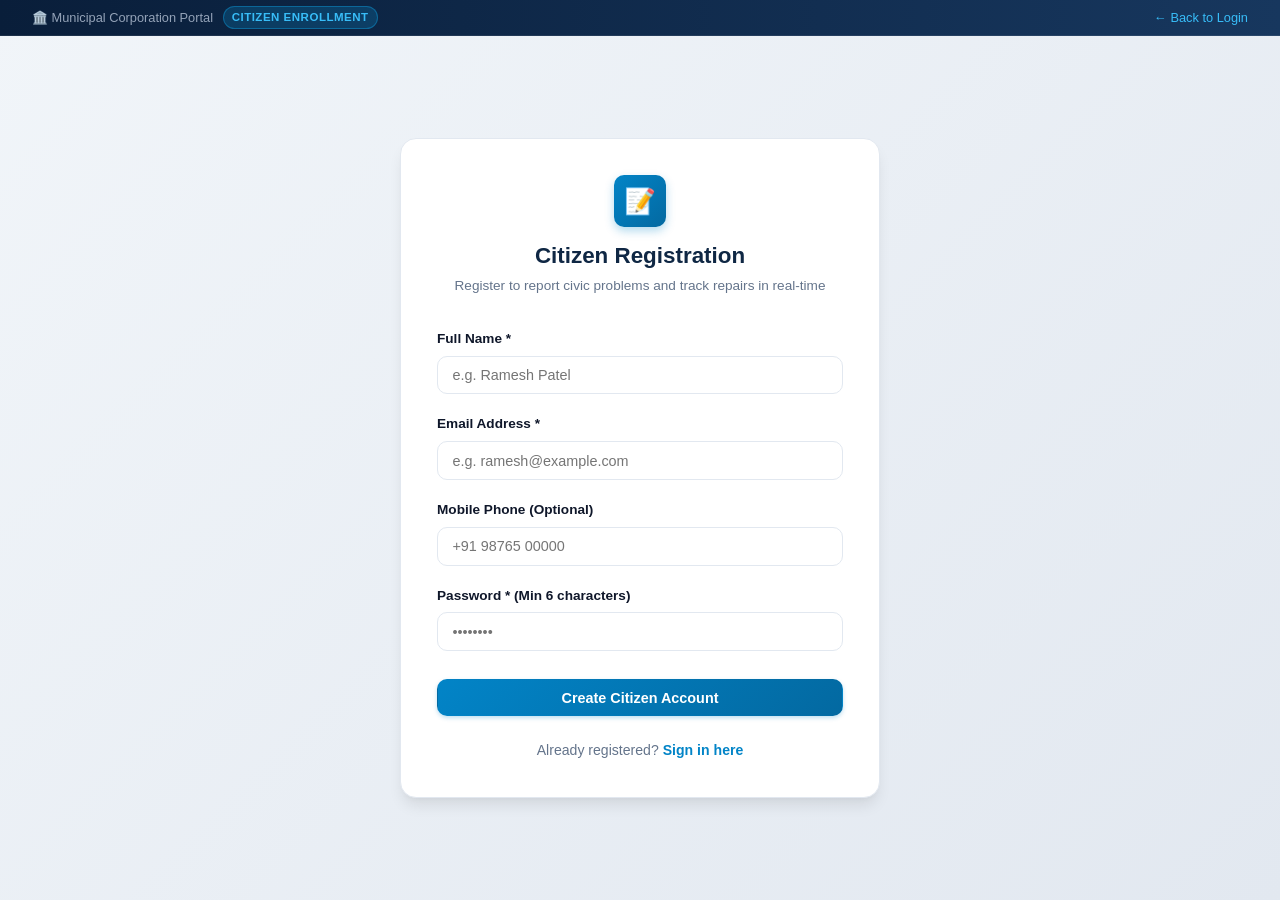
<file: frontend/register.html>
<!DOCTYPE html>
<html lang="en">
<head>
  <meta charset="UTF-8">
  <meta name="viewport" content="width=device-width, initial-scale=1.0">
  <title>Citizen Registration - Smart Municipality</title>
  <link rel="stylesheet" href="css/styles.css">
</head>
<body style="background: linear-gradient(135deg, #f1f5f9 0%, #e2e8f0 100%); min-height: 100vh; display: flex; flex-direction: column;">

  <div class="gov-strip">
    <div style="display: flex; align-items: center; gap: 0.6rem;">
      <span>🏛️ Municipal Corporation Portal</span>
      <span class="badge-ai">CITIZEN ENROLLMENT</span>
    </div>
    <a href="login.html">← Back to Login</a>
  </div>

  <main style="flex: 1; display: flex; align-items: center; justify-content: center; padding: 2rem 1rem;">
    <div class="card" style="max-width: 480px; width: 100%; box-shadow: var(--shadow-lg); padding: 2.25rem;">
      <div style="text-align: center; margin-bottom: 2rem;">
        <div class="brand-logo" style="margin: 0 auto 0.75rem; width: 52px; height: 52px; font-size: 1.6rem;">📝</div>
        <h2 style="font-size: 1.4rem; font-weight: 800; color: var(--primary);">Citizen Registration</h2>
        <p style="font-size: 0.85rem; color: var(--text-muted); margin-top: 0.25rem;">
          Register to report civic problems and track repairs in real-time
        </p>
      </div>

      <form id="regForm">
        <div class="form-group">
          <label class="form-label" for="name">Full Name *</label>
          <input type="text" id="name" class="form-control" placeholder="e.g. Ramesh Patel" required>
        </div>

        <div class="form-group">
          <label class="form-label" for="email">Email Address *</label>
          <input type="email" id="email" class="form-control" placeholder="e.g. ramesh@example.com" required>
        </div>

        <div class="form-group">
          <label class="form-label" for="phone">Mobile Phone (Optional)</label>
          <input type="tel" id="phone" class="form-control" placeholder="+91 98765 00000">
        </div>

        <div class="form-group">
          <label class="form-label" for="password">Password * (Min 6 characters)</label>
          <input type="password" id="password" class="form-control" placeholder="••••••••" minlength="6" required>
        </div>

        <button type="submit" id="submitBtn" class="btn btn-primary" style="width: 100%; margin-top: 0.5rem;">
          Create Citizen Account
        </button>
      </form>

      <div style="text-align: center; margin-top: 1.5rem; font-size: 0.88rem; color: var(--text-muted);">
        Already registered? <a href="login.html" style="color: var(--primary-accent); font-weight: 600; text-decoration: none;">Sign in here</a>
      </div>
    </div>
  </main>

  <script src="js/api.js"></script>
  <script src="js/auth.js"></script>
  <script>
    document.getElementById('regForm').addEventListener('submit', async (e) => {
      e.preventDefault();
      const btn = document.getElementById('submitBtn');
      const name = document.getElementById('name').value.trim();
      const email = document.getElementById('email').value.trim();
      const phone = document.getElementById('phone').value.trim();
      const password = document.getElementById('password').value;

      btn.disabled = true;
      btn.textContent = 'Registering Account...';

      try {
        const user = await api.register(name, email, password, phone, 'CITIZEN');
        auth.setUser(user);
        showToast('Registration successful! Redirecting...', 'success');
        setTimeout(() => {
          window.location.href = 'citizen-dashboard.html';
        }, 800);
      } catch (err) {
        showToast(err.message, 'error');
        btn.disabled = false;
        btn.textContent = 'Create Citizen Account';
      }
    });
  </script>
</body>
</html>
</file>
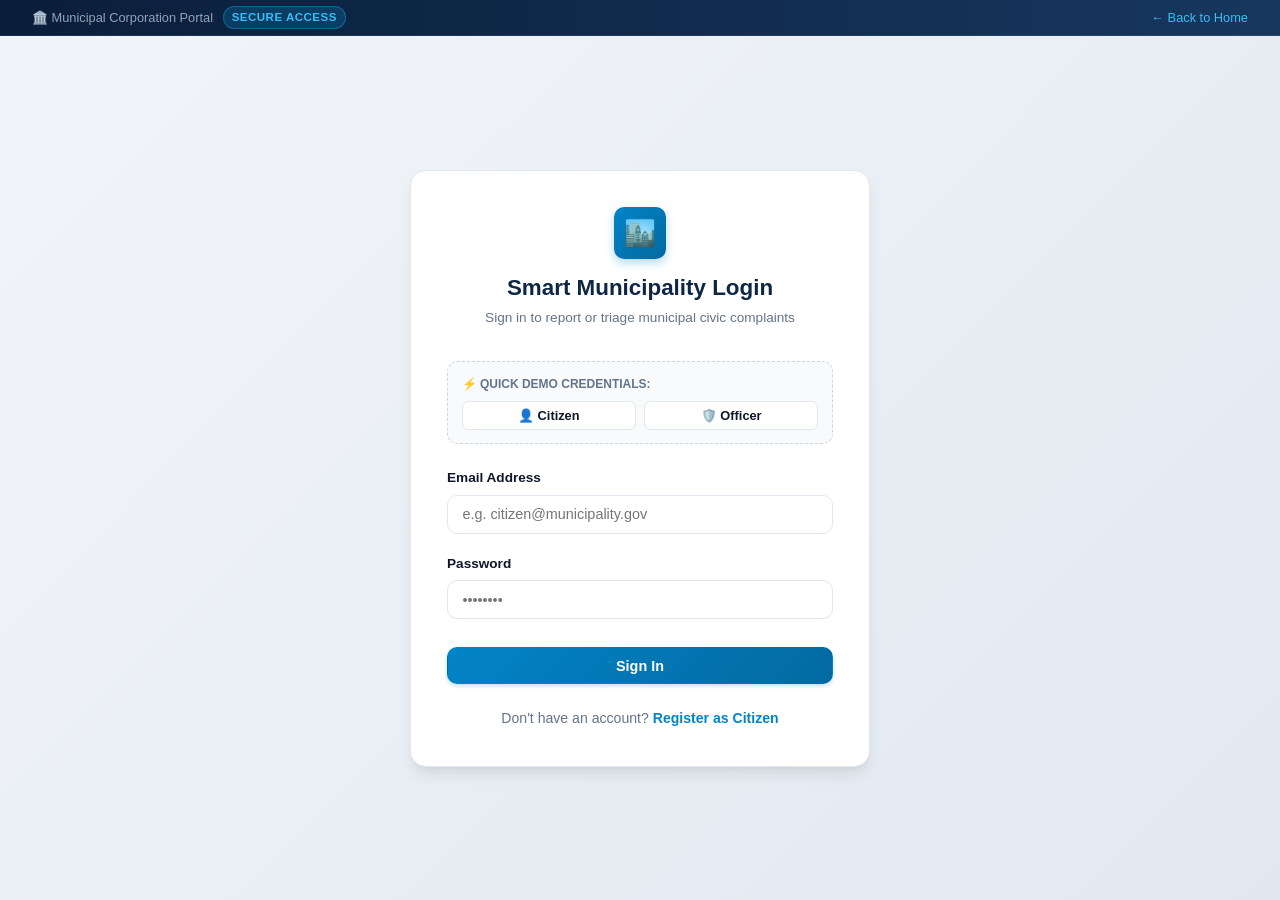
<file: frontend/report.html>
<!DOCTYPE html>
<html lang="en">
<head>
  <meta charset="UTF-8">
  <meta name="viewport" content="width=device-width, initial-scale=1.0">
  <title>Report Civic Issue - Smart Municipality</title>
  <link rel="stylesheet" href="css/styles.css">
</head>
<body>

  <!-- Top Strip -->
  <div class="gov-strip">
    <div style="display: flex; align-items: center; gap: 0.6rem;">
      <span>🏛️ Citizen Services Portal</span>
      <span class="badge-ai">AI ISSUE SUBMISSION</span>
    </div>
    <a href="citizen-dashboard.html">← Back to Dashboard</a>
  </div>

  <!-- Navbar -->
  <header class="navbar">
    <a href="citizen-dashboard.html" class="brand-wrapper">
      <div class="brand-logo">🏙️</div>
      <div class="brand-text">
        <h1>SMART MUNICIPALITY</h1>
        <p>Lodge Civic Grievance</p>
      </div>
    </a>
    <ul class="nav-links">
      <li><a href="citizen-dashboard.html">📊 Dashboard</a></li>
      <li><a href="report.html" class="active">➕ Report Issue</a></li>
      <li><a href="my-complaints.html">📋 My Complaints</a></li>
      <li><a href="javascript:void(0)" onclick="auth.logout()">🚪 Logout</a></li>
    </ul>
    <div class="nav-user">
      <div class="user-badge" id="nav-user-badge">
        <div class="user-avatar" id="nav-user-avatar">C</div>
        <span id="nav-user-name">Citizen</span>
      </div>
    </div>
  </header>

  <!-- Main Container -->
  <main class="container" style="max-width: 900px;">

    <!-- Submission Form Section -->
    <div id="form-section">
      <div class="card" style="margin-bottom: 2rem;">
        <div class="card-header">
          <div class="card-title">
            <span>📝 Lodge New Civic Issue</span>
          </div>
          <button type="button" class="btn btn-secondary btn-sm" id="btn-quick-fill">
            ⚡ Quick Fill Demo Scenario (Broken Streetlight)
          </button>
        </div>

        <p style="font-size: 0.88rem; color: var(--text-muted); margin-bottom: 1.5rem;">
          Upload a clear photograph and describe the issue. Our multimodal AI engine will automatically determine category, severity, and the responsible municipal department.
        </p>

        <form id="complaintForm">
          <!-- Image Upload -->
          <div class="form-group">
            <label class="form-label" for="imageInput">Upload Issue Evidence (Photo / Image) *</label>
            <div style="border: 2px dashed #cbd5e1; border-radius: var(--radius-md); padding: 1.5rem; text-align: center; background: #f8fafc; cursor: pointer;" id="drop-zone" onclick="document.getElementById('imageInput').click()">
              <input type="file" id="imageInput" accept="image/*" style="display: none;">
              <div id="upload-prompt">
                <div style="font-size: 2.2rem; margin-bottom: 0.5rem;">📷</div>
                <div style="font-weight: 600; font-size: 0.95rem; color: var(--primary);">Click to select or drag photo here</div>
                <div style="font-size: 0.78rem; color: var(--text-muted); margin-top: 0.25rem;">Supports JPG, PNG (Max 15MB)</div>
              </div>
              <div id="image-preview-container" style="display: none; margin-top: 0.75rem;">
                <img id="image-preview" src="" alt="Preview" style="max-height: 220px; border-radius: var(--radius-sm); border: 1px solid var(--border-color); box-shadow: var(--shadow-sm);">
                <div style="margin-top: 0.5rem; font-size: 0.82rem; color: var(--text-muted);" id="preview-filename"></div>
              </div>
            </div>
            
            <!-- Quick Sample Image Picker -->
            <div style="margin-top: 0.75rem; display: flex; align-items: center; gap: 0.5rem; flex-wrap: wrap;">
              <span style="font-size: 0.78rem; font-weight: 600; color: var(--text-muted);">Quick Sample Photos:</span>
              <button type="button" class="btn btn-secondary btn-sm" onclick="selectSampleImage('broken_streetlight.jpg')">💡 Streetlight</button>
              <button type="button" class="btn btn-secondary btn-sm" onclick="selectSampleImage('pothole_crater.jpg')">🕳️ Pothole</button>
              <button type="button" class="btn btn-secondary btn-sm" onclick="selectSampleImage('water_leakage.jpg')">💧 Water Leak</button>
              <button type="button" class="btn btn-secondary btn-sm" onclick="selectSampleImage('garbage_dump.jpg')">🗑️ Garbage</button>
            </div>
          </div>

          <!-- Description -->
          <div class="form-group">
            <label class="form-label" for="description">Issue Description *</label>
            <textarea id="description" class="form-control" rows="3" placeholder="Describe the civic problem clearly (e.g., Streetlight is not working at night near the cross junction)." required></textarea>
          </div>

          <!-- Location -->
          <div class="form-group">
            <label class="form-label" for="location">Location / Street Address *</label>
            <input type="text" id="location" class="form-control" placeholder="e.g. XYZ Road" required>
            
            <div style="margin-top: 0.5rem; display: flex; align-items: center; gap: 0.4rem; flex-wrap: wrap;">
              <span style="font-size: 0.78rem; font-weight: 600; color: var(--text-muted);">Common Hotspot Roads:</span>
              <button type="button" class="btn btn-secondary btn-sm" onclick="setLocation('XYZ Road', 12.9716, 77.5946)">📍 XYZ Road (Hotspot)</button>
              <button type="button" class="btn btn-secondary btn-sm" onclick="setLocation('ABC Road', 12.9780, 77.6010)">📍 ABC Road</button>
              <button type="button" class="btn btn-secondary btn-sm" onclick="setLocation('Market Road', 12.9650, 77.5890)">📍 Market Road</button>
              <button type="button" class="btn btn-secondary btn-sm" onclick="setLocation('Main Street', 12.9820, 77.6150)">📍 Main Street</button>
              <button type="button" class="btn btn-secondary btn-sm" onclick="setLocation('Park Road', 12.9610, 77.6040)">📍 Park Road</button>
            </div>
          </div>

          <!-- Optional Contact / GPS -->
          <div style="display: grid; grid-template-columns: 1fr 1fr; gap: 1rem; margin-bottom: 1.5rem;">
            <div class="form-group" style="margin-bottom: 0;">
              <label class="form-label" for="contactInfo">Citizen Contact (Optional)</label>
              <input type="text" id="contactInfo" class="form-control" placeholder="Mobile number or alternate contact">
            </div>
            <div class="form-group" style="margin-bottom: 0;">
              <label class="form-label">GPS Coordinates</label>
              <div style="display: flex; gap: 0.5rem;">
                <input type="number" step="0.0001" id="latitude" class="form-control" placeholder="Latitude">
                <input type="number" step="0.0001" id="longitude" class="form-control" placeholder="Longitude">
              </div>
            </div>
          </div>

          <button type="submit" id="submitBtn" class="btn btn-primary" style="width: 100%; padding: 0.85rem; font-size: 1rem;">
            🚀 Submit Complaint & Run AI Analysis
          </button>
        </form>
      </div>
    </div>

    <!-- AI Result & Duplicate/Hotspot Alert Section (Rendered upon submission) -->
    <div id="result-section" style="display: none; animation: fadeIn 0.3s ease;">
      <div style="text-align: center; margin-bottom: 1.5rem;">
        <span class="badge badge-resolved" style="padding: 6px 16px; font-size: 0.9rem;">
          ✓ Complaint Successfully Lodged & Analyzed
        </span>
        <h2 style="font-size: 1.5rem; font-weight: 800; color: var(--primary); margin-top: 0.5rem;" id="res-complaint-id-header">
          Complaint #1000
        </h2>
      </div>

      <!-- CIVIC HOTSPOT ALERT (If detected) -->
      <div id="hotspot-banner-container"></div>

      <!-- DUPLICATE COMPLAINTS ALERT (If detected) -->
      <div id="duplicate-banner-container"></div>

      <!-- AI ANALYSIS CARD -->
      <div class="ai-analysis-card" style="margin-bottom: 1.75rem;">
        <div class="ai-header">
          <div style="display: flex; align-items: center; gap: 0.5rem;">
            <span style="font-size: 1.3rem;">🤖</span>
            <span style="font-weight: 800; font-size: 1.15rem; letter-spacing: 0.5px;">AI ANALYSIS</span>
          </div>
          <div id="ai-engine-pill" class="ai-pill">
            <span>⚡ Engine: Rule Engine Fallback</span>
          </div>
        </div>

        <div class="ai-grid">
          <div class="ai-metric">
            <div class="ai-metric-label">Category</div>
            <div class="ai-metric-val" id="ai-res-category">Streetlight</div>
          </div>
          <div class="ai-metric">
            <div class="ai-metric-label">Severity</div>
            <div class="ai-metric-val" id="ai-res-severity">HIGH</div>
          </div>
          <div class="ai-metric">
            <div class="ai-metric-label">Recommended Dept</div>
            <div class="ai-metric-val" id="ai-res-department" style="font-size: 0.95rem;">Electrical Department</div>
          </div>
          <div class="ai-metric">
            <div class="ai-metric-label">Confidence</div>
            <div class="ai-metric-val" id="ai-res-confidence">95%</div>
            <div class="ai-bar">
              <div class="ai-bar-fill" id="ai-res-bar" style="width: 95%;"></div>
            </div>
          </div>
          <div class="ai-metric">
            <div class="ai-metric-label">Priority Score</div>
            <div class="ai-metric-val" id="ai-res-priority" style="color: #f87171;">HIGH</div>
          </div>
        </div>

        <div class="ai-reasoning">
          <strong>AI Reasoning: </strong>
          <span id="ai-res-reasoning">Automated civic diagnosis based on visual tokens and issue text.</span>
        </div>
      </div>

      <!-- Post-Submit Action Buttons -->
      <div style="display: flex; gap: 1rem; justify-content: center; margin-top: 1.5rem;">
        <a id="btn-track-complaint" href="#" class="btn btn-primary" style="padding: 0.75rem 1.5rem;">
          🔍 Track This Complaint Timeline
        </a>
        <a href="citizen-dashboard.html" class="btn btn-secondary" style="padding: 0.75rem 1.5rem;">
          📊 Back to Citizen Dashboard
        </a>
      </div>
    </div>

  </main>

  <footer>
    <p>Smart Municipality – AI-Powered Civic Issue Management and Prioritization System &copy; 2026</p>
  </footer>

  <script src="js/api.js"></script>
  <script src="js/auth.js"></script>
  <script src="js/report.js"></script>
</body>
</html>
</file>
<file: frontend/css/styles.css>
:root {
  --primary: #0f2744;
  --primary-light: #1e3a8a;
  --primary-accent: #0284c7;
  --accent-cyan: #06b6d4;
  --accent-green: #10b981;
  --accent-amber: #f59e0b;
  --accent-rose: #ef4444;
  --accent-purple: #8b5cf6;
  
  --bg-main: #f8fafc;
  --bg-card: #ffffff;
  --bg-subtle: #f1f5f9;
  --border-color: #e2e8f0;
  --border-focus: #38bdf8;
  
  --text-main: #0f172a;
  --text-muted: #64748b;
  --text-light: #94a3b8;
  --text-inverse: #ffffff;
  
  --shadow-sm: 0 1px 3px rgba(0,0,0,0.06), 0 1px 2px rgba(0,0,0,0.04);
  --shadow-md: 0 4px 6px -1px rgba(0,0,0,0.08), 0 2px 4px -2px rgba(0,0,0,0.06);
  --shadow-lg: 0 10px 15px -3px rgba(0,0,0,0.09), 0 4px 6px -4px rgba(0,0,0,0.05);
  --shadow-glow: 0 0 18px rgba(14, 165, 233, 0.25);
  
  --radius-sm: 6px;
  --radius-md: 10px;
  --radius-lg: 16px;
  --radius-full: 9999px;
  
  --transition: all 0.2s cubic-bezier(0.4, 0, 0.2, 1);
}

* {
  box-sizing: border-box;
  margin: 0;
  padding: 0;
}

body {
  font-family: 'Segoe UI', -apple-system, BlinkMacSystemFont, Roboto, sans-serif;
  background-color: var(--bg-main);
  color: var(--text-main);
  line-height: 1.5;
  min-height: 100vh;
  display: flex;
  flex-direction: column;
}

/* TOP GOV BRAND STRIP */
.gov-strip {
  background: linear-gradient(90deg, #091e3a 0%, #17375e 100%);
  color: #94a3b8;
  font-size: 0.8rem;
  padding: 6px 2rem;
  display: flex;
  justify-content: space-between;
  align-items: center;
  border-bottom: 1px solid rgba(255,255,255,0.08);
}
.gov-strip a {
  color: #38bdf8;
  text-decoration: none;
  font-weight: 500;
}
.gov-strip .badge-ai {
  background: rgba(14, 165, 233, 0.2);
  color: #38bdf8;
  border: 1px solid rgba(14, 165, 233, 0.4);
  padding: 2px 8px;
  border-radius: var(--radius-full);
  font-size: 0.72rem;
  font-weight: 600;
  letter-spacing: 0.5px;
}

/* NAVIGATION */
.navbar {
  background-color: #ffffff;
  border-bottom: 1px solid var(--border-color);
  padding: 0.85rem 2rem;
  display: flex;
  justify-content: space-between;
  align-items: center;
  position: sticky;
  top: 0;
  z-index: 100;
  box-shadow: var(--shadow-sm);
}

.brand-wrapper {
  display: flex;
  align-items: center;
  gap: 0.85rem;
  text-decoration: none;
  color: inherit;
}

.brand-logo {
  width: 42px;
  height: 42px;
  background: linear-gradient(135deg, #0284c7 0%, #0369a1 100%);
  border-radius: var(--radius-md);
  display: flex;
  align-items: center;
  justify-content: center;
  color: white;
  font-size: 1.35rem;
  box-shadow: 0 4px 10px rgba(2, 132, 199, 0.3);
}

.brand-text h1 {
  font-size: 1.15rem;
  font-weight: 800;
  color: var(--primary);
  letter-spacing: -0.3px;
  line-height: 1.2;
}

.brand-text p {
  font-size: 0.75rem;
  color: var(--text-muted);
  font-weight: 500;
}

.nav-links {
  display: flex;
  align-items: center;
  gap: 1.5rem;
  list-style: none;
}

.nav-links a {
  color: var(--text-muted);
  text-decoration: none;
  font-weight: 600;
  font-size: 0.92rem;
  padding: 0.4rem 0.75rem;
  border-radius: var(--radius-sm);
  transition: var(--transition);
  display: flex;
  align-items: center;
  gap: 0.4rem;
}

.nav-links a:hover, .nav-links a.active {
  color: var(--primary-accent);
  background-color: #f0f9ff;
}

.nav-user {
  display: flex;
  align-items: center;
  gap: 1rem;
}

.user-badge {
  display: flex;
  align-items: center;
  gap: 0.6rem;
  background-color: var(--bg-subtle);
  padding: 0.35rem 0.8rem;
  border-radius: var(--radius-full);
  font-size: 0.85rem;
  font-weight: 600;
  border: 1px solid var(--border-color);
}

.user-avatar {
  width: 28px;
  height: 28px;
  border-radius: 50%;
  background: #0284c7;
  color: white;
  display: flex;
  align-items: center;
  justify-content: center;
  font-size: 0.75rem;
  font-weight: 700;
}

/* LAYOUT CONTAINER */
.container {
  max-width: 1320px;
  margin: 0 auto;
  padding: 2rem;
  flex: 1;
  width: 100%;
}

/* CARDS */
.card {
  background: var(--bg-card);
  border: 1px solid var(--border-color);
  border-radius: var(--radius-lg);
  padding: 1.5rem;
  box-shadow: var(--shadow-sm);
  transition: var(--transition);
}

.card:hover {
  box-shadow: var(--shadow-md);
}

.card-header {
  display: flex;
  justify-content: space-between;
  align-items: center;
  margin-bottom: 1.25rem;
  border-bottom: 1px solid var(--border-color);
  padding-bottom: 0.85rem;
}

.card-title {
  font-size: 1.15rem;
  font-weight: 700;
  color: var(--primary);
  display: flex;
  align-items: center;
  gap: 0.5rem;
}

/* STATS GRID */
.stats-grid {
  display: grid;
  grid-template-columns: repeat(auto-fit, minmax(180px, 1fr));
  gap: 1.25rem;
  margin-bottom: 2rem;
}

.stat-card {
  background: var(--bg-card);
  border: 1px solid var(--border-color);
  border-radius: var(--radius-lg);
  padding: 1.25rem;
  position: relative;
  overflow: hidden;
  box-shadow: var(--shadow-sm);
  transition: var(--transition);
}

.stat-card:hover {
  transform: translateY(-2px);
  box-shadow: var(--shadow-md);
}

.stat-card::before {
  content: '';
  position: absolute;
  top: 0;
  left: 0;
  right: 0;
  height: 4px;
}

.stat-card.total::before { background: #3b82f6; }
.stat-card.pending::before { background: #f59e0b; }
.stat-card.assigned::before { background: #6366f1; }
.stat-card.in-progress::before { background: #06b6d4; }
.stat-card.resolved::before { background: #10b981; }
.stat-card.priority::before { background: #ef4444; }
.stat-card.hotspot::before { background: #f43f5e; }

.stat-title {
  font-size: 0.78rem;
  text-transform: uppercase;
  letter-spacing: 0.5px;
  font-weight: 700;
  color: var(--text-muted);
  margin-bottom: 0.4rem;
}

.stat-value {
  font-size: 1.85rem;
  font-weight: 800;
  color: var(--primary);
  line-height: 1;
}

.stat-desc {
  font-size: 0.75rem;
  color: var(--text-light);
  margin-top: 0.4rem;
}

/* BADGES */
.badge {
  display: inline-flex;
  align-items: center;
  gap: 0.3rem;
  padding: 0.25rem 0.65rem;
  border-radius: var(--radius-full);
  font-size: 0.75rem;
  font-weight: 700;
  text-transform: uppercase;
  letter-spacing: 0.4px;
}

.badge-submitted { background: #fef3c7; color: #92400e; border: 1px solid #fde68a; }
.badge-assigned { background: #e0e7ff; color: #3730a3; border: 1px solid #c7d2fe; }
.badge-in_progress { background: #e0f2fe; color: #0369a1; border: 1px solid #bae6fd; }
.badge-resolved { background: #dcfce7; color: #15803d; border: 1px solid #bbf7d0; }

.badge-low { background: #f1f5f9; color: #475569; }
.badge-medium { background: #fef9c3; color: #854d0e; }
.badge-high { background: #fed7aa; color: #9a3412; }
.badge-critical { background: #fee2e2; color: #991b1b; animation: pulse 2s infinite; }

.badge-hotspot {
  background: linear-gradient(135deg, #ef4444 0%, #b91c1c 100%);
  color: white;
  box-shadow: 0 2px 6px rgba(239, 68, 68, 0.4);
}

@keyframes pulse {
  0% { transform: scale(1); }
  50% { transform: scale(1.03); }
  100% { transform: scale(1); }
}

/* BUTTONS */
.btn {
  display: inline-flex;
  align-items: center;
  justify-content: center;
  gap: 0.5rem;
  padding: 0.6rem 1.25rem;
  border-radius: var(--radius-md);
  font-size: 0.9rem;
  font-weight: 600;
  cursor: pointer;
  border: 1px solid transparent;
  transition: var(--transition);
  text-decoration: none;
}

.btn-primary {
  background: linear-gradient(135deg, #0284c7 0%, #0369a1 100%);
  color: white;
  box-shadow: 0 2px 4px rgba(2, 132, 199, 0.25);
}
.btn-primary:hover {
  background: linear-gradient(135deg, #0369a1 0%, #075985 100%);
  box-shadow: 0 4px 8px rgba(2, 132, 199, 0.35);
}

.btn-secondary {
  background: #ffffff;
  color: var(--text-main);
  border-color: var(--border-color);
}
.btn-secondary:hover {
  background: var(--bg-subtle);
  border-color: #cbd5e1;
}

.btn-success {
  background: #10b981;
  color: white;
}
.btn-success:hover { background: #059669; }

.btn-danger {
  background: #ef4444;
  color: white;
}
.btn-danger:hover { background: #dc2626; }

.btn-sm {
  padding: 0.35rem 0.75rem;
  font-size: 0.8rem;
  border-radius: var(--radius-sm);
}

/* FORMS */
.form-group {
  margin-bottom: 1.25rem;
}

.form-label {
  display: block;
  font-size: 0.85rem;
  font-weight: 600;
  color: var(--text-main);
  margin-bottom: 0.4rem;
}

.form-control {
  width: 100%;
  padding: 0.65rem 0.9rem;
  font-size: 0.9rem;
  border: 1px solid var(--border-color);
  border-radius: var(--radius-md);
  background-color: #ffffff;
  color: var(--text-main);
  transition: var(--transition);
  font-family: inherit;
}

.form-control:focus {
  outline: none;
  border-color: var(--border-focus);
  box-shadow: 0 0 0 3px rgba(56, 189, 248, 0.2);
}

textarea.form-control {
  resize: vertical;
  min-height: 90px;
}

/* TABLES */
.table-responsive {
  width: 100%;
  overflow-x: auto;
  border-radius: var(--radius-md);
  border: 1px solid var(--border-color);
}

.table {
  width: 100%;
  border-collapse: collapse;
  text-align: left;
  font-size: 0.88rem;
}

.table th {
  background-color: #f8fafc;
  color: var(--text-muted);
  font-weight: 700;
  font-size: 0.75rem;
  text-transform: uppercase;
  letter-spacing: 0.5px;
  padding: 0.85rem 1rem;
  border-bottom: 1px solid var(--border-color);
}

.table td {
  padding: 0.9rem 1rem;
  border-bottom: 1px solid var(--border-color);
  vertical-align: middle;
}

.table tbody tr:hover {
  background-color: #f8fafc;
}

/* FILTERS BAR */
.filters-bar {
  background: white;
  border: 1px solid var(--border-color);
  border-radius: var(--radius-md);
  padding: 1rem;
  margin-bottom: 1.5rem;
  display: flex;
  flex-wrap: wrap;
  gap: 0.85rem;
  align-items: center;
}

.filter-item {
  flex: 1;
  min-width: 160px;
}

/* TIMELINE TRACKER */
.timeline-stepper {
  display: flex;
  justify-content: space-between;
  margin: 2rem 0;
  position: relative;
}

.timeline-stepper::before {
  content: '';
  position: absolute;
  top: 20px;
  left: 30px;
  right: 30px;
  height: 3px;
  background: #e2e8f0;
  z-index: 1;
}

.timeline-step {
  position: relative;
  z-index: 2;
  text-align: center;
  flex: 1;
}

.step-node {
  width: 42px;
  height: 42px;
  border-radius: 50%;
  background: white;
  border: 3px solid #cbd5e1;
  display: flex;
  align-items: center;
  justify-content: center;
  margin: 0 auto 0.6rem;
  font-weight: 700;
  color: #94a3b8;
  transition: var(--transition);
}

.timeline-step.active .step-node {
  border-color: #0284c7;
  color: #0284c7;
  box-shadow: 0 0 0 4px rgba(2, 132, 199, 0.15);
}

.timeline-step.completed .step-node {
  background: #10b981;
  border-color: #10b981;
  color: white;
}

.step-title {
  font-size: 0.85rem;
  font-weight: 700;
  color: var(--text-main);
}

.step-time {
  font-size: 0.72rem;
  color: var(--text-muted);
}

/* AI ANALYSIS BOX */
.ai-analysis-card {
  background: linear-gradient(145deg, #0f172a 0%, #1e293b 100%);
  color: white;
  border-radius: var(--radius-lg);
  padding: 1.5rem;
  box-shadow: 0 10px 25px -5px rgba(15, 23, 42, 0.3);
  border: 1px solid #334155;
  position: relative;
  overflow: hidden;
}

.ai-analysis-card::after {
  content: '';
  position: absolute;
  top: -50px;
  right: -50px;
  width: 150px;
  height: 150px;
  background: radial-gradient(circle, rgba(14, 165, 233, 0.35) 0%, transparent 70%);
}

.ai-header {
  display: flex;
  justify-content: space-between;
  align-items: center;
  margin-bottom: 1.25rem;
}

.ai-pill {
  background: rgba(14, 165, 233, 0.2);
  color: #38bdf8;
  border: 1px solid rgba(14, 165, 233, 0.4);
  font-size: 0.75rem;
  font-weight: 700;
  padding: 3px 10px;
  border-radius: var(--radius-full);
  display: inline-flex;
  align-items: center;
  gap: 0.4rem;
}

.ai-grid {
  display: grid;
  grid-template-columns: repeat(auto-fit, minmax(130px, 1fr));
  gap: 1rem;
  margin-bottom: 1.25rem;
}

.ai-metric {
  background: rgba(255, 255, 255, 0.05);
  border: 1px solid rgba(255, 255, 255, 0.08);
  border-radius: var(--radius-md);
  padding: 0.85rem;
}

.ai-metric-label {
  font-size: 0.72rem;
  color: #94a3b8;
  text-transform: uppercase;
  font-weight: 600;
}

.ai-metric-val {
  font-size: 1.1rem;
  font-weight: 700;
  color: white;
  margin-top: 0.25rem;
}

.ai-bar {
  background: rgba(255, 255, 255, 0.1);
  height: 6px;
  border-radius: 3px;
  overflow: hidden;
  margin-top: 0.4rem;
}

.ai-bar-fill {
  height: 100%;
  background: linear-gradient(90deg, #0ea5e9, #10b981);
}

.ai-reasoning {
  font-size: 0.82rem;
  color: #cbd5e1;
  background: rgba(0, 0, 0, 0.25);
  padding: 0.75rem;
  border-radius: var(--radius-sm);
  border-left: 3px solid #38bdf8;
}

/* HOTSPOT CALLOUT */
.hotspot-alert-banner {
  background: linear-gradient(135deg, #fff1f2 0%, #fee2e2 100%);
  border: 1px solid #fca5a5;
  border-radius: var(--radius-md);
  padding: 1rem 1.25rem;
  margin-bottom: 1.5rem;
  display: flex;
  align-items: center;
  gap: 1rem;
}

.hotspot-icon {
  width: 44px;
  height: 44px;
  border-radius: 50%;
  background: #ef4444;
  color: white;
  display: flex;
  align-items: center;
  justify-content: center;
  font-size: 1.4rem;
  flex-shrink: 0;
  box-shadow: 0 4px 10px rgba(239, 68, 68, 0.35);
}

/* RELATED COMPLAINTS ALERT */
.related-alert-banner {
  background: #fffbeb;
  border: 1px solid #fde68a;
  border-radius: var(--radius-md);
  padding: 1rem 1.25rem;
  margin-bottom: 1.5rem;
}

/* MODAL */
.modal-overlay {
  position: fixed;
  top: 0;
  left: 0;
  right: 0;
  bottom: 0;
  background: rgba(15, 23, 42, 0.6);
  backdrop-filter: blur(4px);
  display: none;
  align-items: center;
  justify-content: center;
  z-index: 1000;
  padding: 1.5rem;
}

.modal-overlay.open {
  display: flex;
}

.modal-dialog {
  background: white;
  border-radius: var(--radius-lg);
  max-width: 750px;
  width: 100%;
  max-height: 90vh;
  overflow-y: auto;
  box-shadow: 0 25px 50px -12px rgba(0, 0, 0, 0.25);
  animation: modalIn 0.2s cubic-bezier(0.16, 1, 0.3, 1);
}

@keyframes modalIn {
  from { opacity: 0; transform: scale(0.96); }
  to { opacity: 1; transform: scale(1); }
}

.modal-header {
  padding: 1.25rem 1.5rem;
  border-bottom: 1px solid var(--border-color);
  display: flex;
  justify-content: space-between;
  align-items: center;
}

.modal-body {
  padding: 1.5rem;
}

.modal-footer {
  padding: 1rem 1.5rem;
  border-top: 1px solid var(--border-color);
  background: #f8fafc;
  display: flex;
  justify-content: flex-end;
  gap: 0.75rem;
}

/* TOAST */
#toast-container {
  position: fixed;
  bottom: 1.5rem;
  right: 1.5rem;
  z-index: 9999;
  display: flex;
  flex-direction: column;
  gap: 0.5rem;
}

.toast {
  background: #1e293b;
  color: white;
  padding: 0.85rem 1.25rem;
  border-radius: var(--radius-md);
  box-shadow: var(--shadow-lg);
  font-size: 0.88rem;
  display: flex;
  align-items: center;
  gap: 0.6rem;
  animation: slideIn 0.3s forwards;
  min-width: 280px;
}
.toast.success { border-left: 4px solid #10b981; }
.toast.error { border-left: 4px solid #ef4444; }
.toast.info { border-left: 4px solid #0ea5e9; }

@keyframes slideIn {
  from { opacity: 0; transform: translateX(50px); }
  to { opacity: 1; transform: translateX(0); }
}

/* FOOTER */
footer {
  background-color: #ffffff;
  border-top: 1px solid var(--border-color);
  padding: 1.5rem 2rem;
  text-align: center;
  font-size: 0.82rem;
  color: var(--text-muted);
  margin-top: auto;
}

/* RESPONSIVE */
@media (max-width: 768px) {
  .navbar { flex-direction: column; gap: 1rem; align-items: flex-start; padding: 1rem; }
  .nav-links { flex-wrap: wrap; gap: 0.5rem; }
  .container { padding: 1rem; }
  .timeline-stepper { flex-direction: column; gap: 1.5rem; }
  .timeline-stepper::before { display: none; }
}
</file>
